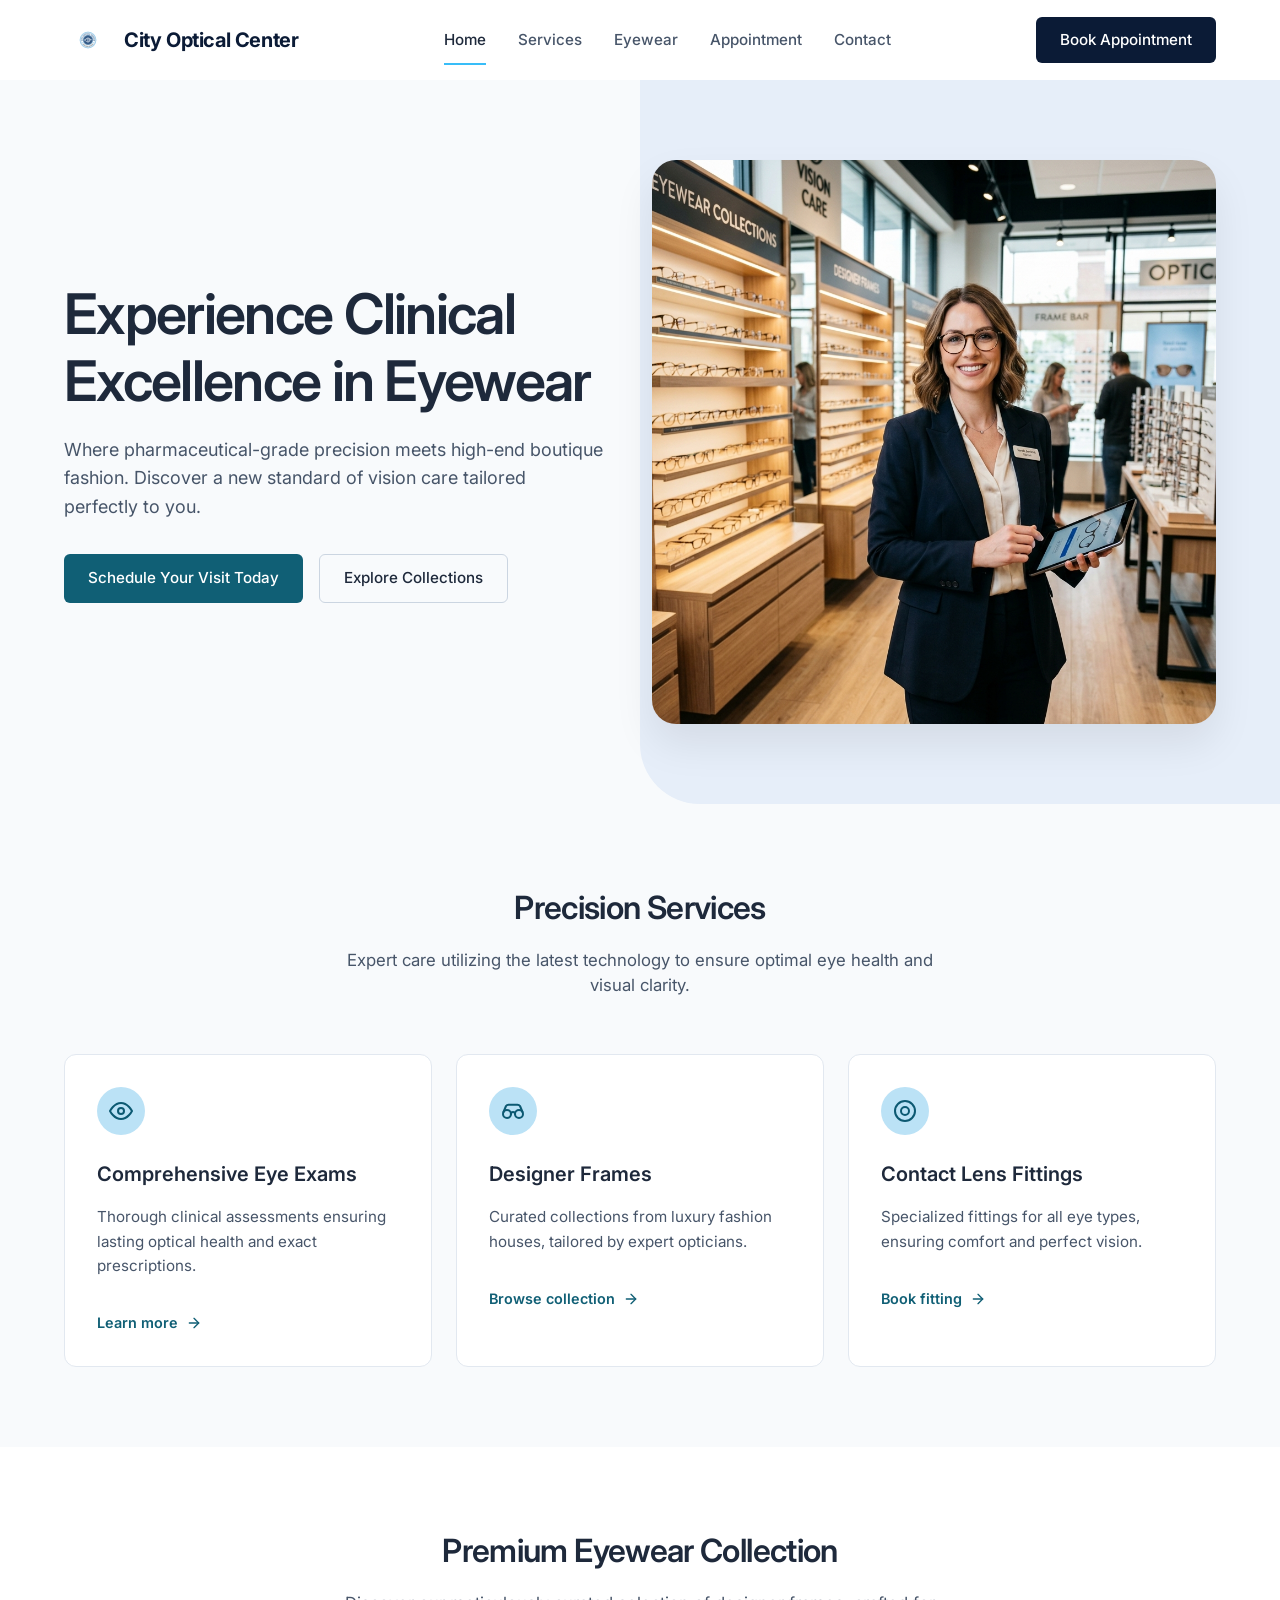
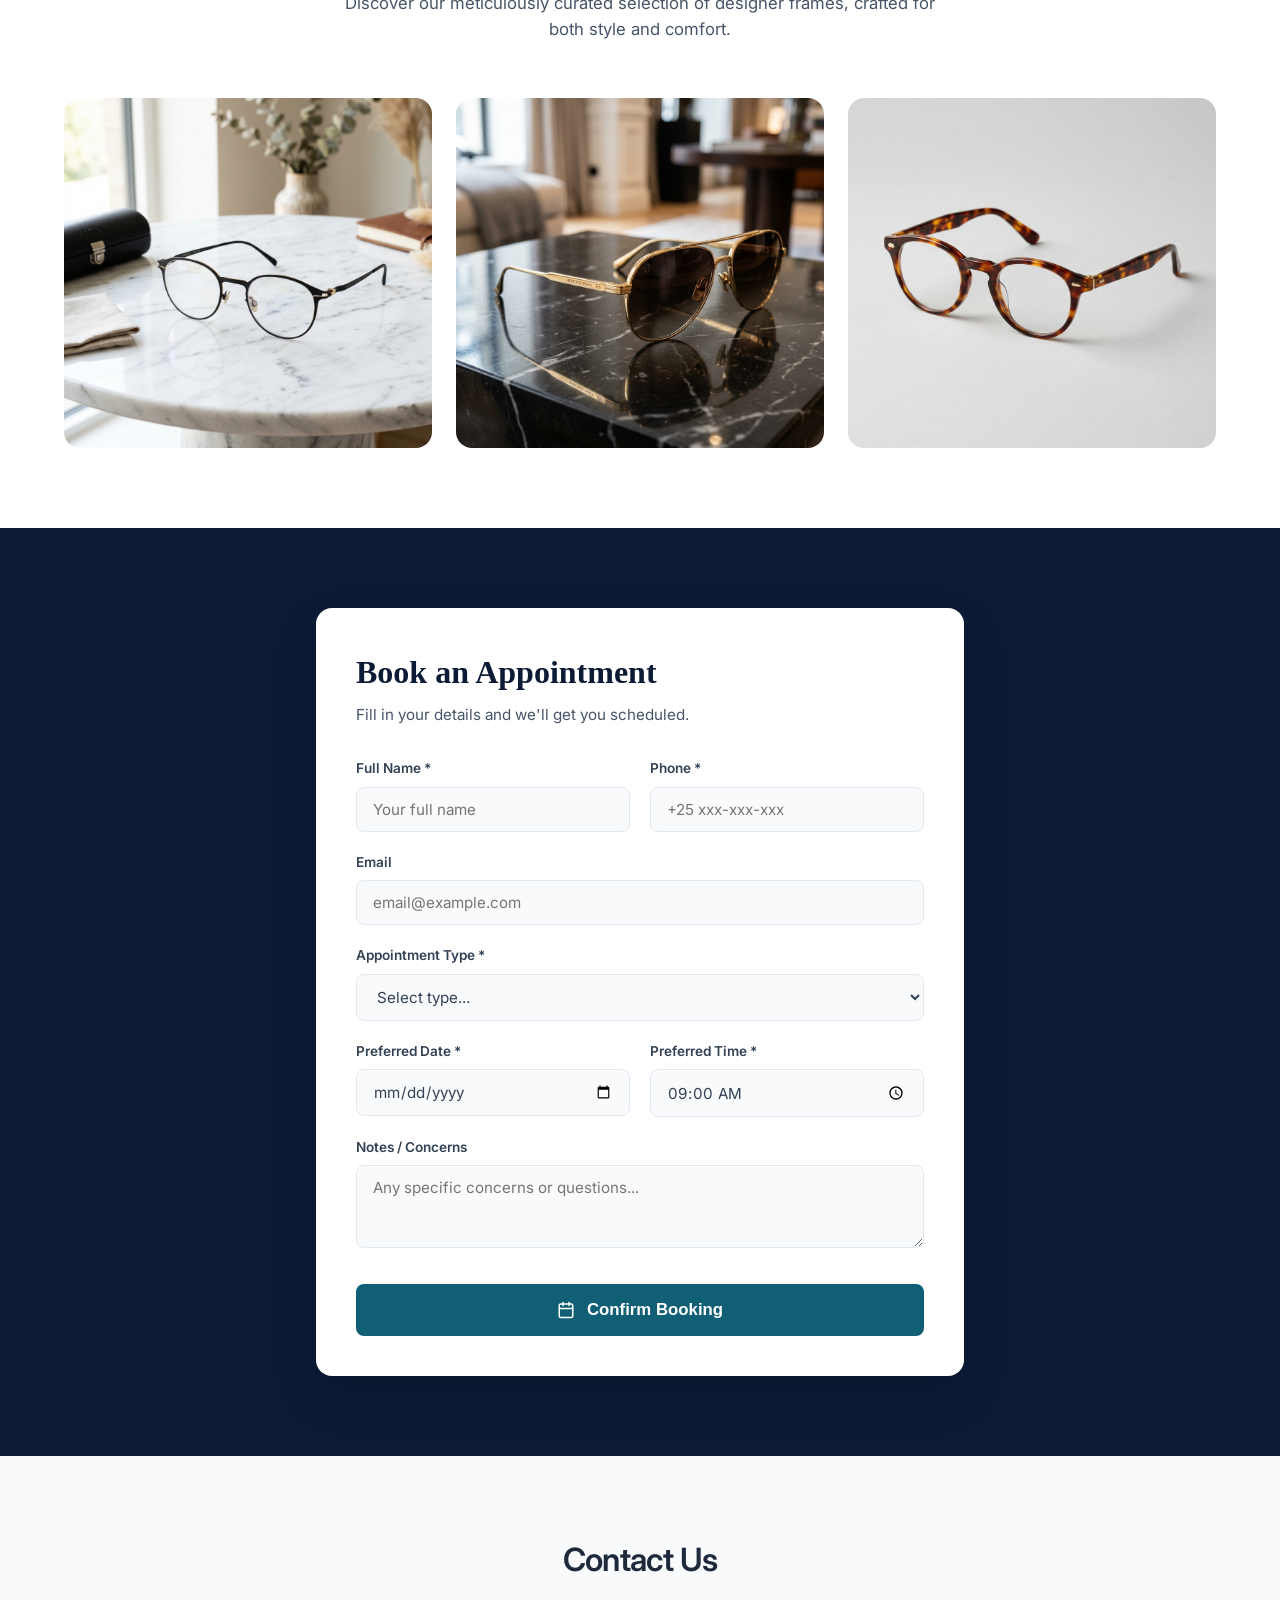
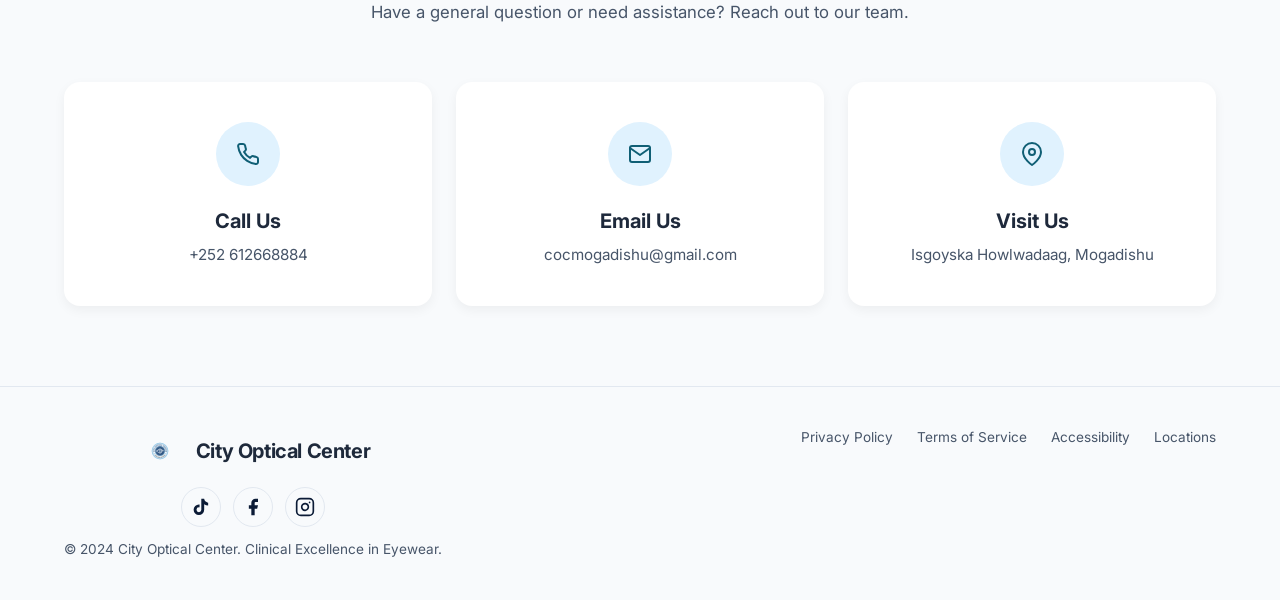
<file: index.html>
<!DOCTYPE html>
<html lang="en">

<head>
    <meta charset="UTF-8">
    <meta name="viewport" content="width=device-width, initial-scale=1.0">
    <title>City Optical Center</title>
    <meta name="description"
        content="Experience clinical excellence in eyewear. Where pharmaceutical-grade precision meets high-end boutique fashion.">
    <link rel="stylesheet" href="style.css">
    <link rel="preconnect" href="https://fonts.googleapis.com">
    <link rel="preconnect" href="https://fonts.gstatic.com" crossorigin>
    <link href="https://fonts.googleapis.com/css2?family=Inter:wght@400;500;600;700&display=swap" rel="stylesheet">
</head>

<body>
    <header class="header">
        <div class="container header-container">
            <a href="#home" class="logo">
                <img src="logo.png" alt="City Optical Center Logo" class="logo-img">
                <span class="logo-text">City Optical Center</span>
            </a>

            <nav class="nav" id="nav-menu">
                <a href="#home" class="active">Home</a>
                <a href="#services">Services</a>
                <a href="#eyewear">Eyewear</a>
                <a href="#appointment">Appointment</a>
                <a href="#contact">Contact</a>
            </nav>

            <div class="header-actions">
                <a href="#appointment" class="btn btn-primary">Book Appointment</a>
            </div>

            <button class="mobile-menu-btn" id="mobile-menu-btn" aria-label="Toggle mobile menu">
                <svg width="24" height="24" viewBox="0 0 24 24" fill="none" stroke="currentColor" stroke-width="2"
                    stroke-linecap="round" stroke-linejoin="round">
                    <line x1="3" y1="12" x2="21" y2="12"></line>
                    <line x1="3" y1="6" x2="21" y2="6"></line>
                    <line x1="3" y1="18" x2="21" y2="18"></line>
                </svg>
            </button>
        </div>
    </header>

    <main>
        <section class="hero" id="home">
            <div class="container hero-container">
                <div class="hero-content fade-in">
                    <h1>Experience Clinical Excellence in Eyewear</h1>
                    <p>Where pharmaceutical-grade precision meets high-end boutique fashion. Discover a new standard of
                        vision care tailored perfectly to you.</p>
                    <div class="hero-buttons">
                        <a href="#appointment" class="btn btn-secondary">Schedule Your Visit Today</a>
                        <a href="#eyewear" class="btn btn-outline">Explore Collections</a>
                    </div>
                </div>
                <div class="hero-image-wrapper fade-in delay-200">
                    <img src="hero.png" alt="Professional optician in a modern clinic" class="hero-image">
                </div>
            </div>
        </section>

        <section class="services" id="services">
            <div class="container">
                <div class="section-header fade-in">
                    <h2>Precision Services</h2>
                    <p>Expert care utilizing the latest technology to ensure optimal eye health and visual clarity.</p>
                </div>

                <div class="services-grid">
                    <!-- Service Card 1 -->
                    <div class="service-card fade-in delay-100">
                        <div class="icon-wrapper">
                            <svg width="24" height="24" viewBox="0 0 24 24" fill="none" stroke="currentColor"
                                stroke-width="2" stroke-linecap="round" stroke-linejoin="round">
                                <path d="M1 12s4-8 11-8 11 8 11 8-4 8-11 8-11-8-11-8z"></path>
                                <circle cx="12" cy="12" r="3"></circle>
                            </svg>
                        </div>
                        <h3>Comprehensive Eye Exams</h3>
                        <p>Thorough clinical assessments ensuring lasting optical health and exact prescriptions.</p>
                        <a href="#" class="service-link">Learn more
                            <svg width="16" height="16" viewBox="0 0 24 24" fill="none" stroke="currentColor"
                                stroke-width="2" stroke-linecap="round" stroke-linejoin="round">
                                <line x1="5" y1="12" x2="19" y2="12"></line>
                                <polyline points="12 5 19 12 12 19"></polyline>
                            </svg>
                        </a>
                    </div>

                    <!-- Service Card 2 -->
                    <div class="service-card fade-in delay-200">
                        <div class="icon-wrapper">
                            <svg width="24" height="24" viewBox="0 0 24 24" fill="none" stroke="currentColor"
                                stroke-width="2" stroke-linecap="round" stroke-linejoin="round">
                                <circle cx="6" cy="15" r="4"></circle>
                                <circle cx="18" cy="15" r="4"></circle>
                                <path d="M14 15a2 2 0 0 0-4 0"></path>
                                <path d="M2.5 13L5 7c.7-1 1.4-1.2 2.5-1.2h9c1.1 0 1.8.2 2.5 1.2l2.5 6"></path>
                            </svg>
                        </div>
                        <h3>Designer Frames</h3>
                        <p>Curated collections from luxury fashion houses, tailored by expert opticians.</p>
                        <a href="#" class="service-link">Browse collection
                            <svg width="16" height="16" viewBox="0 0 24 24" fill="none" stroke="currentColor"
                                stroke-width="2" stroke-linecap="round" stroke-linejoin="round">
                                <line x1="5" y1="12" x2="19" y2="12"></line>
                                <polyline points="12 5 19 12 12 19"></polyline>
                            </svg>
                        </a>
                    </div>

                    <!-- Service Card 3 -->
                    <div class="service-card fade-in delay-300">
                        <div class="icon-wrapper">
                            <svg width="24" height="24" viewBox="0 0 24 24" fill="none" stroke="currentColor"
                                stroke-width="2" stroke-linecap="round" stroke-linejoin="round">
                                <circle cx="12" cy="12" r="10"></circle>
                                <circle cx="12" cy="12" r="4"></circle>
                            </svg>
                        </div>
                        <h3>Contact Lens Fittings</h3>
                        <p>Specialized fittings for all eye types, ensuring comfort and perfect vision.</p>
                        <a href="#" class="service-link">Book fitting
                            <svg width="16" height="16" viewBox="0 0 24 24" fill="none" stroke="currentColor"
                                stroke-width="2" stroke-linecap="round" stroke-linejoin="round">
                                <line x1="5" y1="12" x2="19" y2="12"></line>
                                <polyline points="12 5 19 12 12 19"></polyline>
                            </svg>
                        </a>
                    </div>
                </div>
            </div>
        </section>
        <section id="eyewear" class="eyewear">
            <div class="container">
                <div class="section-header fade-in">
                    <h2>Premium Eyewear Collection</h2>
                    <p>Discover our meticulously curated selection of designer frames, crafted for both style and
                        comfort.</p>
                </div>
                <div class="gallery-grid">
                    <div class="gallery-item fade-in delay-100">
                        <img src="eyewear1.png" alt="Modern Minimalist Eyewear" class="gallery-img">
                        <div class="gallery-overlay">
                            <h3>Modern Minimalist</h3>
                            <a href="#appointment" class="btn btn-outline"
                                style="color: white; border-color: white;">View Details</a>
                        </div>
                    </div>
                    <div class="gallery-item fade-in delay-200">
                        <img src="eyewear2.png" alt="Luxury Designer Sunglasses" class="gallery-img">
                        <div class="gallery-overlay">
                            <h3>Luxury Sunglasses</h3>
                            <a href="#appointment" class="btn btn-outline"
                                style="color: white; border-color: white;">View Details</a>
                        </div>
                    </div>
                    <div class="gallery-item fade-in delay-300">
                        <img src="eyewear3.png" alt="Classic Tortoiseshell Glasses" class="gallery-img">
                        <div class="gallery-overlay">
                            <h3>Classic Tortoiseshell</h3>
                            <a href="#appointment" class="btn btn-outline"
                                style="color: white; border-color: white;">View Details</a>
                        </div>
                    </div>
                </div>
            </div>
        </section>

        <section id="appointment" class="appointment">
            <div class="container">
                <div class="booking-wrapper fade-in delay-100">
                    <div class="booking-header">
                        <h2>Book an Appointment</h2>
                        <p>Fill in your details and we'll get you scheduled.</p>
                    </div>
                    <form class="booking-form" action="https://formspree.io/f/xaqagkzw" method="POST">
                        <div class="form-row">
                            <div class="form-group half-width">
                                <label for="name">Full Name *</label>
                                <input type="text" id="name" name="Name" placeholder="Your full name" required>
                            </div>
                            <div class="form-group half-width">
                                <label for="phone">Phone *</label>
                                <input type="tel" id="phone" name="Phone" placeholder="+25 xxx-xxx-xxx" required>
                            </div>
                        </div>
                        <div class="form-group">
                            <label for="email">Email</label>
                            <input type="email" id="email" name="Email" placeholder="email@example.com">
                        </div>
                        <div class="form-group">
                            <label for="type">Appointment Type *</label>
                            <select id="type" name="Appointment_Type" required>
                                <option value="" disabled selected>Select type...</option>
                                <option value="exam">Comprehensive Eye Exam</option>
                                <option value="fitting">Contact Lens Fitting</option>
                                <option value="consultation">Frame Consultation</option>
                            </select>
                        </div>
                        <div class="form-row">
                            <div class="form-group half-width">
                                <label for="date">Preferred Date *</label>
                                <input type="date" id="date" name="Date" required>
                            </div>
                            <div class="form-group half-width">
                                <label for="time">Preferred Time *</label>
                                <input type="time" id="time" name="Time" value="09:00" required>
                            </div>
                        </div>
                        <div class="form-group">
                            <label for="notes">Notes / Concerns</label>
                            <textarea id="notes" name="Notes" rows="3"
                                placeholder="Any specific concerns or questions..."></textarea>
                        </div>
                        <button type="submit" class="btn-confirm">
                            <svg width="18" height="18" viewBox="0 0 24 24" fill="none" stroke="currentColor"
                                stroke-width="2" stroke-linecap="round" stroke-linejoin="round">
                                <rect x="3" y="4" width="18" height="18" rx="2" ry="2"></rect>
                                <line x1="16" y1="2" x2="16" y2="6"></line>
                                <line x1="8" y1="2" x2="8" y2="6"></line>
                                <line x1="3" y1="10" x2="21" y2="10"></line>
                            </svg>
                            Confirm Booking
                        </button>
                    </form>
                </div>
            </div>
        </section>

        <section id="contact" class="contact-info-section">
            <div class="container">
                <div class="section-header fade-in">
                    <h2>Contact Us</h2>
                    <p>Have a general question or need assistance? Reach out to our team.</p>
                </div>
                <div class="contact-grid">
                    <div class="info-card fade-in delay-100">
                        <div class="icon-wrapper">
                            <svg width="24" height="24" viewBox="0 0 24 24" fill="none" stroke="currentColor"
                                stroke-width="2" stroke-linecap="round" stroke-linejoin="round">
                                <path
                                    d="M22 16.92v3a2 2 0 0 1-2.18 2 19.79 19.79 0 0 1-8.63-3.07 19.5 19.5 0 0 1-6-6 19.79 19.79 0 0 1-3.07-8.67A2 2 0 0 1 4.11 2h3a2 2 0 0 1 2 1.72 12.84 12.84 0 0 0 .7 2.81 2 2 0 0 1-.45 2.11L8.09 9.91a16 16 0 0 0 6 6l1.27-1.27a2 2 0 0 1 2.11-.45 12.84 12.84 0 0 0 2.81.7A2 2 0 0 1 22 16.92z">
                                </path>
                            </svg>
                        </div>
                        <h3>Call Us</h3>
                        <p>+252 612668884 </p>
                    </div>
                    <div class="info-card fade-in delay-200">
                        <div class="icon-wrapper">
                            <svg width="24" height="24" viewBox="0 0 24 24" fill="none" stroke="currentColor"
                                stroke-width="2" stroke-linecap="round" stroke-linejoin="round">
                                <path d="M4 4h16c1.1 0 2 .9 2 2v12c0 1.1-.9 2-2 2H4c-1.1 0-2-.9-2-2V6c0-1.1.9-2 2-2z">
                                </path>
                                <polyline points="22,6 12,13 2,6"></polyline>
                            </svg>
                        </div>
                        <h3>Email Us</h3>
                        <p>cocmogadishu@gmail.com </p>
                    </div>
                    <div class="info-card fade-in delay-300">
                        <div class="icon-wrapper">
                            <svg width="24" height="24" viewBox="0 0 24 24" fill="none" stroke="currentColor"
                                stroke-width="2" stroke-linecap="round" stroke-linejoin="round">
                                <path d="M21 10c0 7-9 13-9 13s-9-6-9-13a9 9 0 0 1 18 0z"></path>
                                <circle cx="12" cy="10" r="3"></circle>
                            </svg>
                        </div>
                        <h3>Visit Us</h3>
                        <p>Isgoyska Howlwadaag, Mogadishu</p>
                    </div>
                </div>
            </div>
        </section>
    </main>

    <footer class="footer">
        <div class="container footer-container">
            <div class="footer-left">
                <div class="footer-logo">
                    <img src="logo.png" alt="City Optical Center Logo" class="logo-img">
                    <span class="logo-text">City Optical Center</span>
                </div>
                <div class="social-links">
                    <!-- TikTok -->
                    <a href="https://www.tiktok.com/@cityopticalcenter" target="_blank" rel="noopener noreferrer"
                        class="social-icon" aria-label="TikTok">
                        <svg width="20" height="20" viewBox="0 0 24 24" fill="currentColor">
                            <path
                                d="M19.59 6.69a4.83 4.83 0 0 1-3.77-4.25V2h-3.45v13.67a2.89 2.89 0 0 1-2.88 2.5 2.89 2.89 0 0 1-2.89-2.89 2.89 2.89 0 0 1 2.89-2.89c.28 0 .54.04.79.1V9.01a6.29 6.29 0 0 0-.79-.05 6.34 6.34 0 0 0-6.34 6.34 6.34 6.34 0 0 0 6.34 6.34 6.34 6.34 0 0 0 6.33-6.34V8.75a8.15 8.15 0 0 0 4.77 1.52V6.82a4.85 4.85 0 0 1-1-.13z" />
                        </svg>
                    </a>
                    <!-- Facebook -->
                    <a href="https://www.facebook.com/share/1DcA6SvETq/" target="_blank" rel="noopener noreferrer"
                        class="social-icon" aria-label="Facebook">
                        <svg width="20" height="20" viewBox="0 0 24 24" fill="currentColor">
                            <path d="M18 2h-3a5 5 0 0 0-5 5v3H7v4h3v8h4v-8h3l1-4h-4V7a1 1 0 0 1 1-1h3z" />
                        </svg>
                    </a>
                    <!-- Instagram -->
                    <a href="https://www.instagram.com/city_opticalcenter" target="_blank" rel="noopener noreferrer"
                        class="social-icon" aria-label="Instagram">
                        <svg width="20" height="20" viewBox="0 0 24 24" fill="none" stroke="currentColor"
                            stroke-width="2" stroke-linecap="round" stroke-linejoin="round">
                            <rect x="2" y="2" width="20" height="20" rx="5" ry="5" />
                            <path d="M16 11.37A4 4 0 1 1 12.63 8 4 4 0 0 1 16 11.37z" />
                            <line x1="17.5" y1="6.5" x2="17.51" y2="6.5" />
                        </svg>
                    </a>
                </div>
                <p class="copyright">&copy; 2024 City Optical Center. Clinical Excellence in Eyewear.</p>
            </div>
            <div class="footer-right">
                <a href="privacy.html">Privacy Policy</a>
                <a href="terms.html">Terms of Service</a>
                <a href="accessibility.html">Accessibility</a>
                <a href="locations.html">Locations</a>
            </div>
        </div>
    </footer>

    <script>
        const mobileMenuBtn = document.getElementById('mobile-menu-btn');
        const navMenu = document.getElementById('nav-menu');

        mobileMenuBtn.addEventListener('click', () => {
            navMenu.classList.toggle('active');
        });

        // Close mobile menu when a link is clicked
        const navLinks = document.querySelectorAll('.nav a');
        navLinks.forEach(link => {
            link.addEventListener('click', () => {
                navMenu.classList.remove('active');
            });
        });

        // Scroll Animations
        const observerOptions = {
            root: null,
            rootMargin: '0px',
            threshold: 0.1
        };

        const observer = new IntersectionObserver((entries, observer) => {
            entries.forEach(entry => {
                if (entry.isIntersecting) {
                    entry.target.classList.add('visible');
                    observer.unobserve(entry.target); // Stop observing once visible
                }
            });
        }, observerOptions);

        document.querySelectorAll('.fade-in').forEach(element => {
            observer.observe(element);
        });
    </script>
</body>

</html>
</file>
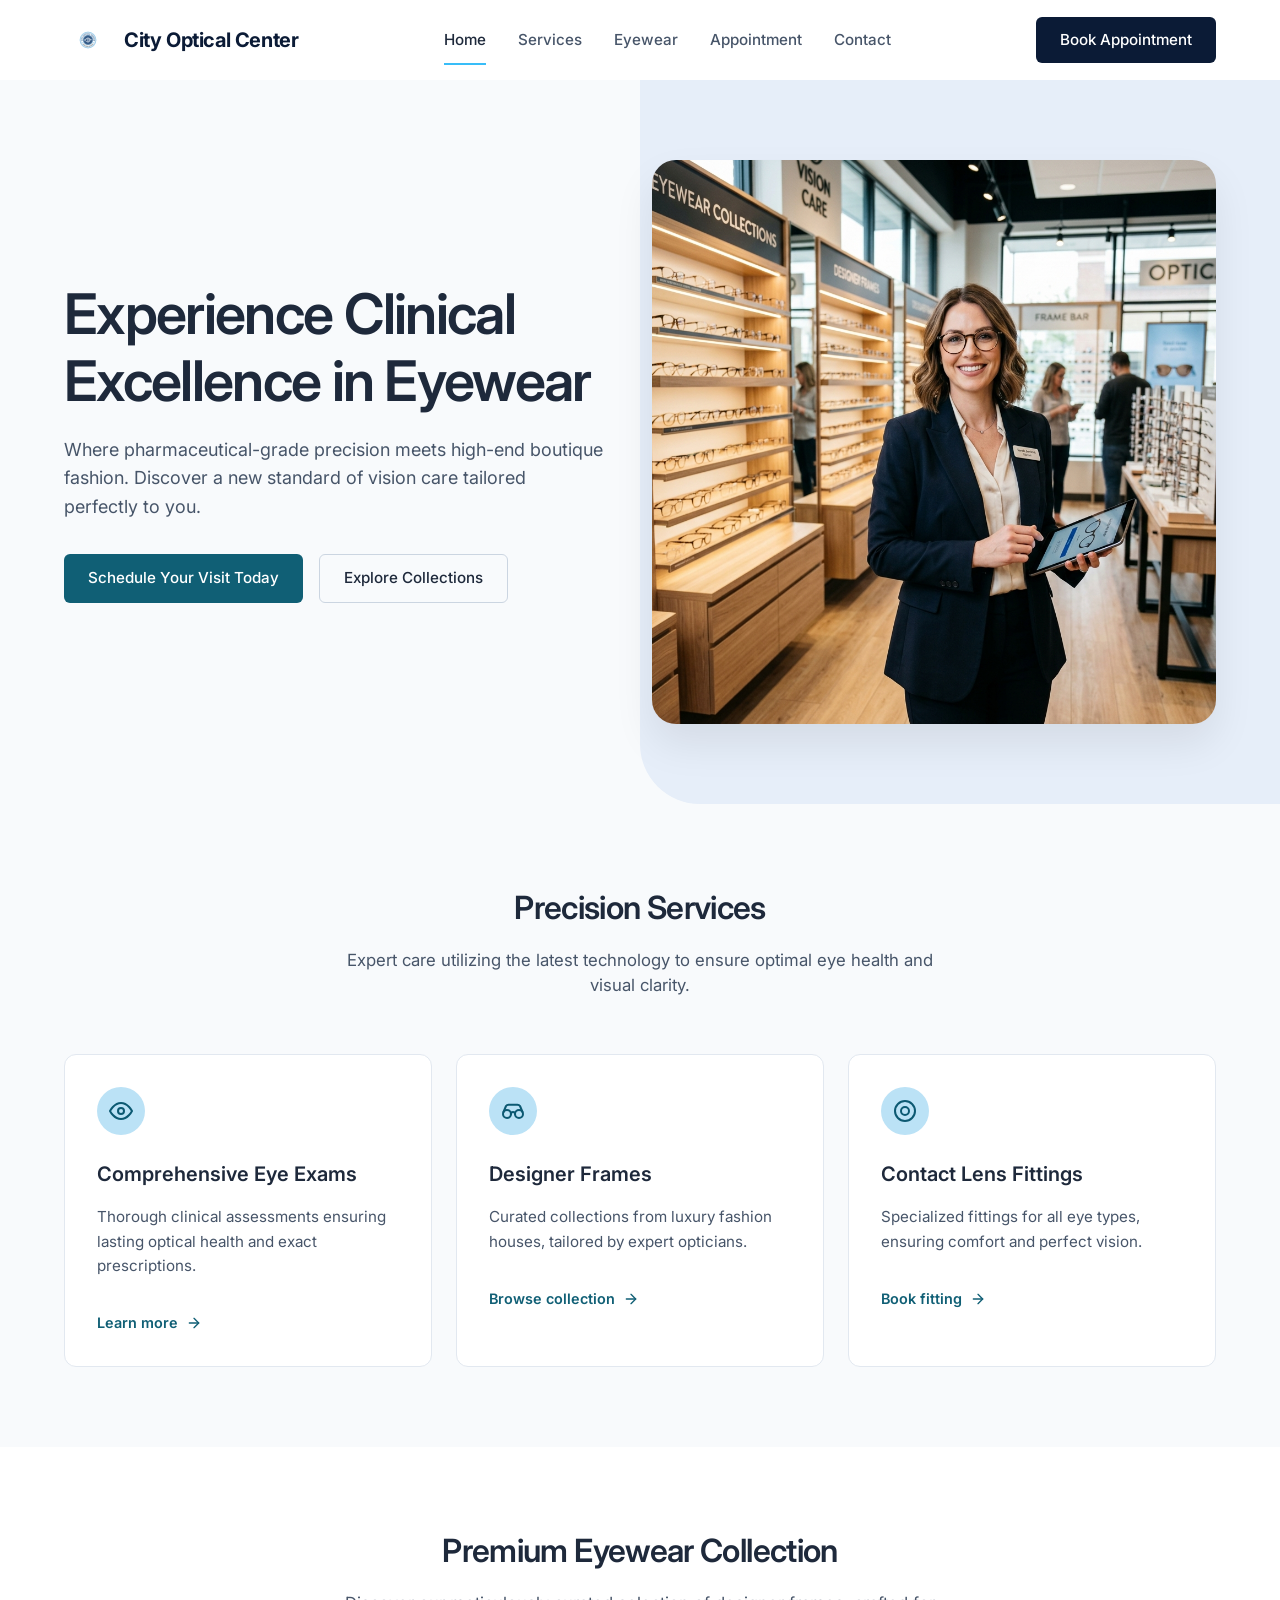
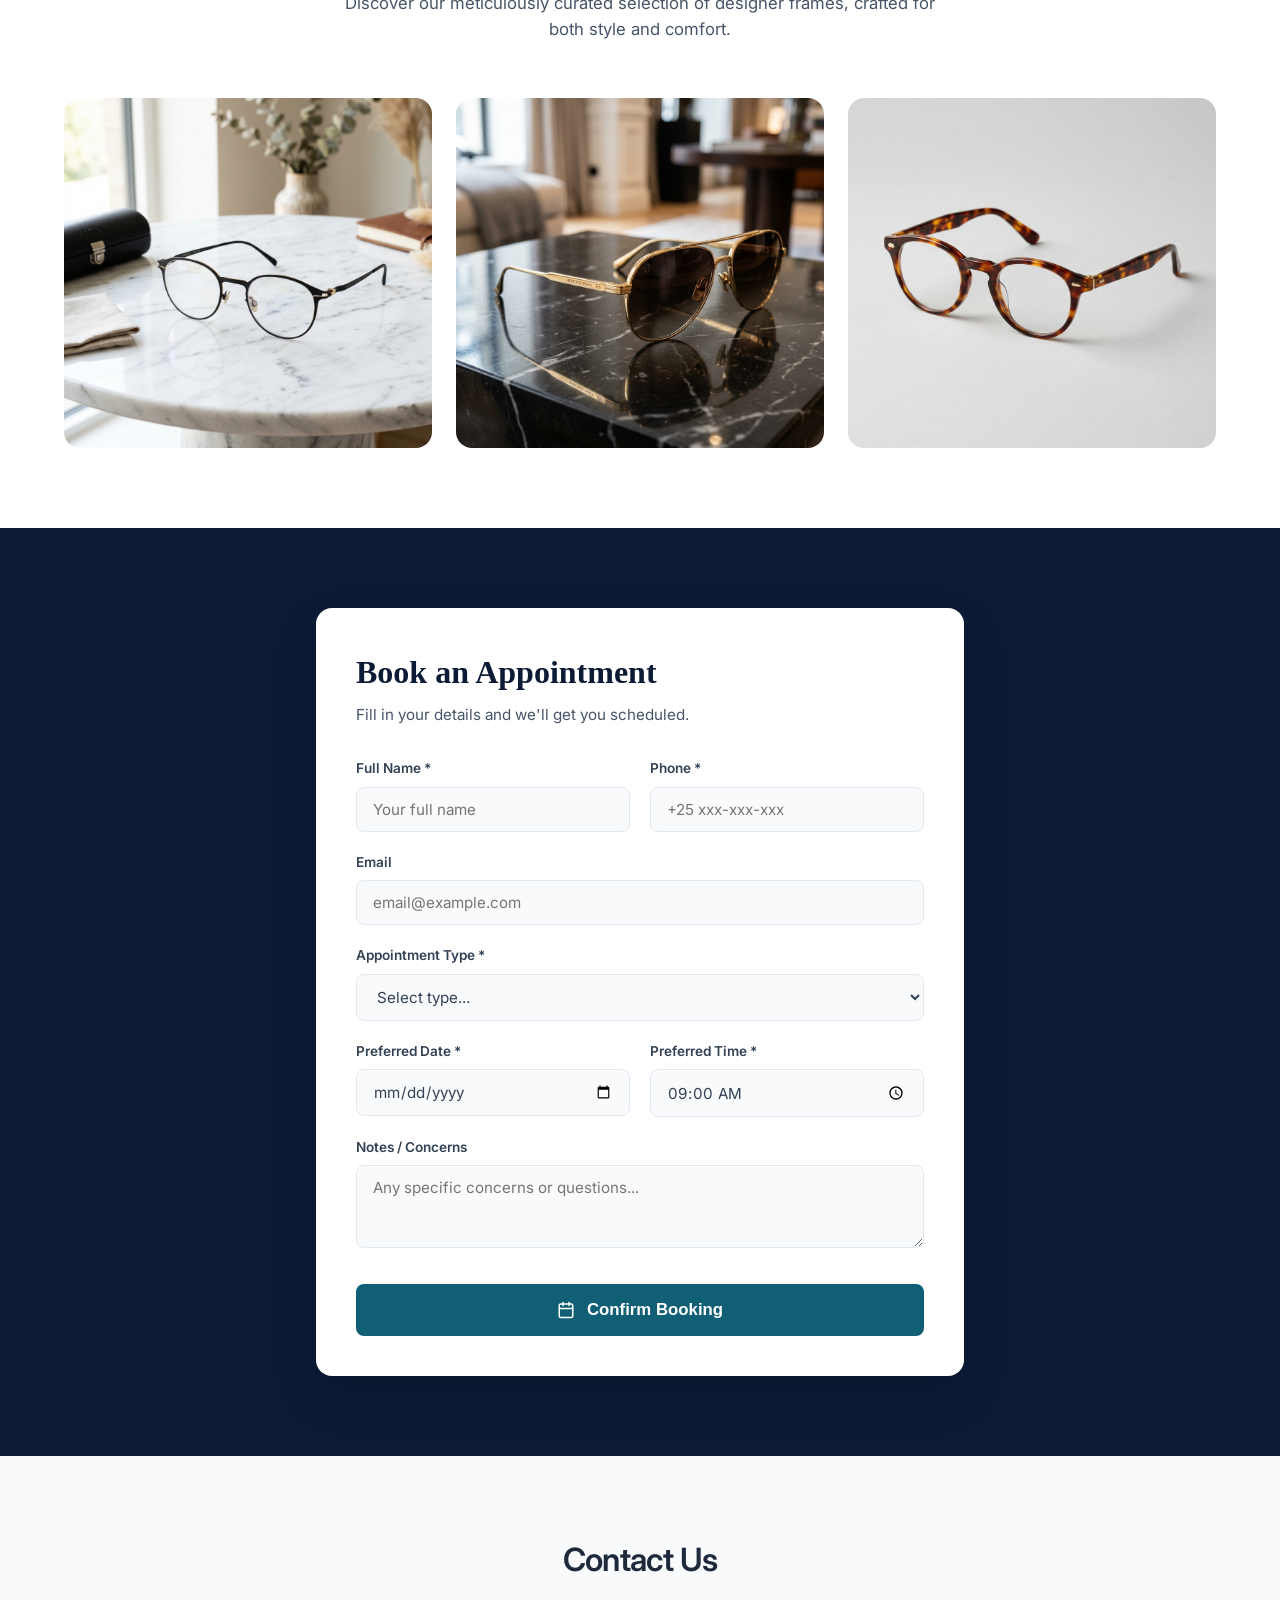
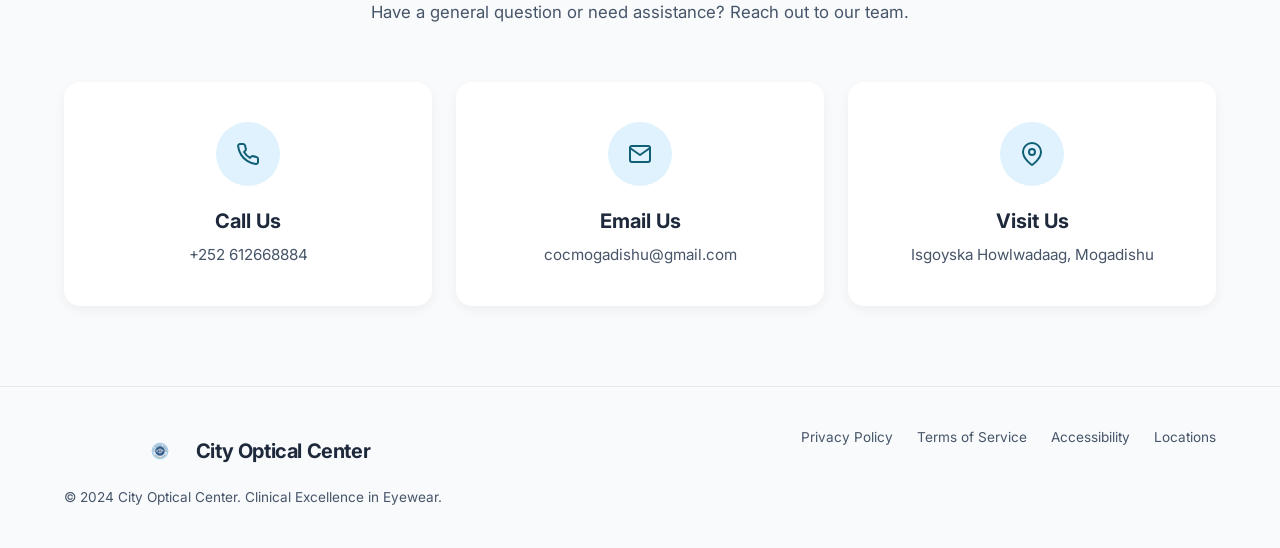
<file: city-optical/index.html>
<!DOCTYPE html>
<html lang="en">

<head>
    <meta charset="UTF-8">
    <meta name="viewport" content="width=device-width, initial-scale=1.0">
    <title>City Optical Center</title>
    <meta name="description"
        content="Experience clinical excellence in eyewear. Where pharmaceutical-grade precision meets high-end boutique fashion.">
    <link rel="stylesheet" href="style.css">
    <link rel="preconnect" href="https://fonts.googleapis.com">
    <link rel="preconnect" href="https://fonts.gstatic.com" crossorigin>
    <link href="https://fonts.googleapis.com/css2?family=Inter:wght@400;500;600;700&display=swap" rel="stylesheet">
</head>

<body>
    <header class="header">
        <div class="container header-container">
            <a href="#home" class="logo">
                <img src="logo.png" alt="City Optical Center Logo" class="logo-img">
                <span class="logo-text">City Optical Center</span>
            </a>

            <nav class="nav" id="nav-menu">
                <a href="#home" class="active">Home</a>
                <a href="#services">Services</a>
                <a href="#eyewear">Eyewear</a>
                <a href="#appointment">Appointment</a>
                <a href="#contact">Contact</a>
            </nav>

            <div class="header-actions">
                <a href="#appointment" class="btn btn-primary">Book Appointment</a>
            </div>

            <button class="mobile-menu-btn" id="mobile-menu-btn" aria-label="Toggle mobile menu">
                <svg width="24" height="24" viewBox="0 0 24 24" fill="none" stroke="currentColor" stroke-width="2"
                    stroke-linecap="round" stroke-linejoin="round">
                    <line x1="3" y1="12" x2="21" y2="12"></line>
                    <line x1="3" y1="6" x2="21" y2="6"></line>
                    <line x1="3" y1="18" x2="21" y2="18"></line>
                </svg>
            </button>
        </div>
    </header>

    <main>
        <section class="hero" id="home">
            <div class="container hero-container">
                <div class="hero-content fade-in">
                    <h1>Experience Clinical Excellence in Eyewear</h1>
                    <p>Where pharmaceutical-grade precision meets high-end boutique fashion. Discover a new standard of
                        vision care tailored perfectly to you.</p>
                    <div class="hero-buttons">
                        <a href="#appointment" class="btn btn-secondary">Schedule Your Visit Today</a>
                        <a href="#eyewear" class="btn btn-outline">Explore Collections</a>
                    </div>
                </div>
                <div class="hero-image-wrapper fade-in delay-200">
                    <img src="hero.png" alt="Professional optician in a modern clinic" class="hero-image">
                </div>
            </div>
        </section>

        <section class="services" id="services">
            <div class="container">
                <div class="section-header fade-in">
                    <h2>Precision Services</h2>
                    <p>Expert care utilizing the latest technology to ensure optimal eye health and visual clarity.</p>
                </div>

                <div class="services-grid">
                    <!-- Service Card 1 -->
                    <div class="service-card fade-in delay-100">
                        <div class="icon-wrapper">
                            <svg width="24" height="24" viewBox="0 0 24 24" fill="none" stroke="currentColor"
                                stroke-width="2" stroke-linecap="round" stroke-linejoin="round">
                                <path d="M1 12s4-8 11-8 11 8 11 8-4 8-11 8-11-8-11-8z"></path>
                                <circle cx="12" cy="12" r="3"></circle>
                            </svg>
                        </div>
                        <h3>Comprehensive Eye Exams</h3>
                        <p>Thorough clinical assessments ensuring lasting optical health and exact prescriptions.</p>
                        <a href="#" class="service-link">Learn more
                            <svg width="16" height="16" viewBox="0 0 24 24" fill="none" stroke="currentColor"
                                stroke-width="2" stroke-linecap="round" stroke-linejoin="round">
                                <line x1="5" y1="12" x2="19" y2="12"></line>
                                <polyline points="12 5 19 12 12 19"></polyline>
                            </svg>
                        </a>
                    </div>

                    <!-- Service Card 2 -->
                    <div class="service-card fade-in delay-200">
                        <div class="icon-wrapper">
                            <svg width="24" height="24" viewBox="0 0 24 24" fill="none" stroke="currentColor"
                                stroke-width="2" stroke-linecap="round" stroke-linejoin="round">
                                <circle cx="6" cy="15" r="4"></circle>
                                <circle cx="18" cy="15" r="4"></circle>
                                <path d="M14 15a2 2 0 0 0-4 0"></path>
                                <path d="M2.5 13L5 7c.7-1 1.4-1.2 2.5-1.2h9c1.1 0 1.8.2 2.5 1.2l2.5 6"></path>
                            </svg>
                        </div>
                        <h3>Designer Frames</h3>
                        <p>Curated collections from luxury fashion houses, tailored by expert opticians.</p>
                        <a href="#" class="service-link">Browse collection
                            <svg width="16" height="16" viewBox="0 0 24 24" fill="none" stroke="currentColor"
                                stroke-width="2" stroke-linecap="round" stroke-linejoin="round">
                                <line x1="5" y1="12" x2="19" y2="12"></line>
                                <polyline points="12 5 19 12 12 19"></polyline>
                            </svg>
                        </a>
                    </div>

                    <!-- Service Card 3 -->
                    <div class="service-card fade-in delay-300">
                        <div class="icon-wrapper">
                            <svg width="24" height="24" viewBox="0 0 24 24" fill="none" stroke="currentColor"
                                stroke-width="2" stroke-linecap="round" stroke-linejoin="round">
                                <circle cx="12" cy="12" r="10"></circle>
                                <circle cx="12" cy="12" r="4"></circle>
                            </svg>
                        </div>
                        <h3>Contact Lens Fittings</h3>
                        <p>Specialized fittings for all eye types, ensuring comfort and perfect vision.</p>
                        <a href="#" class="service-link">Book fitting
                            <svg width="16" height="16" viewBox="0 0 24 24" fill="none" stroke="currentColor"
                                stroke-width="2" stroke-linecap="round" stroke-linejoin="round">
                                <line x1="5" y1="12" x2="19" y2="12"></line>
                                <polyline points="12 5 19 12 12 19"></polyline>
                            </svg>
                        </a>
                    </div>
                </div>
            </div>
        </section>
        <section id="eyewear" class="eyewear">
            <div class="container">
                <div class="section-header fade-in">
                    <h2>Premium Eyewear Collection</h2>
                    <p>Discover our meticulously curated selection of designer frames, crafted for both style and
                        comfort.</p>
                </div>
                <div class="gallery-grid">
                    <div class="gallery-item fade-in delay-100">
                        <img src="eyewear1.png" alt="Modern Minimalist Eyewear" class="gallery-img">
                        <div class="gallery-overlay">
                            <h3>Modern Minimalist</h3>
                            <a href="#appointment" class="btn btn-outline"
                                style="color: white; border-color: white;">View Details</a>
                        </div>
                    </div>
                    <div class="gallery-item fade-in delay-200">
                        <img src="eyewear2.png" alt="Luxury Designer Sunglasses" class="gallery-img">
                        <div class="gallery-overlay">
                            <h3>Luxury Sunglasses</h3>
                            <a href="#appointment" class="btn btn-outline"
                                style="color: white; border-color: white;">View Details</a>
                        </div>
                    </div>
                    <div class="gallery-item fade-in delay-300">
                        <img src="eyewear3.png" alt="Classic Tortoiseshell Glasses" class="gallery-img">
                        <div class="gallery-overlay">
                            <h3>Classic Tortoiseshell</h3>
                            <a href="#appointment" class="btn btn-outline"
                                style="color: white; border-color: white;">View Details</a>
                        </div>
                    </div>
                </div>
            </div>
        </section>

        <section id="appointment" class="appointment">
            <div class="container">
                <div class="booking-wrapper fade-in delay-100">
                    <div class="booking-header">
                        <h2>Book an Appointment</h2>
                        <p>Fill in your details and we'll get you scheduled.</p>
                    </div>
                    <form class="booking-form" action="https://formspree.io/f/xaqagkzw" method="POST">
                        <div class="form-row">
                            <div class="form-group half-width">
                                <label for="name">Full Name *</label>
                                <input type="text" id="name" name="Name" placeholder="Your full name" required>
                            </div>
                            <div class="form-group half-width">
                                <label for="phone">Phone *</label>
                                <input type="tel" id="phone" name="Phone" placeholder="+25 xxx-xxx-xxx" required>
                            </div>
                        </div>
                        <div class="form-group">
                            <label for="email">Email</label>
                            <input type="email" id="email" name="Email" placeholder="email@example.com">
                        </div>
                        <div class="form-group">
                            <label for="type">Appointment Type *</label>
                            <select id="type" name="Appointment_Type" required>
                                <option value="" disabled selected>Select type...</option>
                                <option value="exam">Comprehensive Eye Exam</option>
                                <option value="fitting">Contact Lens Fitting</option>
                                <option value="consultation">Frame Consultation</option>
                            </select>
                        </div>
                        <div class="form-row">
                            <div class="form-group half-width">
                                <label for="date">Preferred Date *</label>
                                <input type="date" id="date" name="Date" required>
                            </div>
                            <div class="form-group half-width">
                                <label for="time">Preferred Time *</label>
                                <input type="time" id="time" name="Time" value="09:00" required>
                            </div>
                        </div>
                        <div class="form-group">
                            <label for="notes">Notes / Concerns</label>
                            <textarea id="notes" name="Notes" rows="3"
                                placeholder="Any specific concerns or questions..."></textarea>
                        </div>
                        <button type="submit" class="btn-confirm">
                            <svg width="18" height="18" viewBox="0 0 24 24" fill="none" stroke="currentColor"
                                stroke-width="2" stroke-linecap="round" stroke-linejoin="round">
                                <rect x="3" y="4" width="18" height="18" rx="2" ry="2"></rect>
                                <line x1="16" y1="2" x2="16" y2="6"></line>
                                <line x1="8" y1="2" x2="8" y2="6"></line>
                                <line x1="3" y1="10" x2="21" y2="10"></line>
                            </svg>
                            Confirm Booking
                        </button>
                    </form>
                </div>
            </div>
        </section>

        <section id="contact" class="contact-info-section">
            <div class="container">
                <div class="section-header fade-in">
                    <h2>Contact Us</h2>
                    <p>Have a general question or need assistance? Reach out to our team.</p>
                </div>
                <div class="contact-grid">
                    <div class="info-card fade-in delay-100">
                        <div class="icon-wrapper">
                            <svg width="24" height="24" viewBox="0 0 24 24" fill="none" stroke="currentColor"
                                stroke-width="2" stroke-linecap="round" stroke-linejoin="round">
                                <path
                                    d="M22 16.92v3a2 2 0 0 1-2.18 2 19.79 19.79 0 0 1-8.63-3.07 19.5 19.5 0 0 1-6-6 19.79 19.79 0 0 1-3.07-8.67A2 2 0 0 1 4.11 2h3a2 2 0 0 1 2 1.72 12.84 12.84 0 0 0 .7 2.81 2 2 0 0 1-.45 2.11L8.09 9.91a16 16 0 0 0 6 6l1.27-1.27a2 2 0 0 1 2.11-.45 12.84 12.84 0 0 0 2.81.7A2 2 0 0 1 22 16.92z">
                                </path>
                            </svg>
                        </div>
                        <h3>Call Us</h3>
                        <p>+252 612668884 </p>
                    </div>
                    <div class="info-card fade-in delay-200">
                        <div class="icon-wrapper">
                            <svg width="24" height="24" viewBox="0 0 24 24" fill="none" stroke="currentColor"
                                stroke-width="2" stroke-linecap="round" stroke-linejoin="round">
                                <path d="M4 4h16c1.1 0 2 .9 2 2v12c0 1.1-.9 2-2 2H4c-1.1 0-2-.9-2-2V6c0-1.1.9-2 2-2z">
                                </path>
                                <polyline points="22,6 12,13 2,6"></polyline>
                            </svg>
                        </div>
                        <h3>Email Us</h3>
                        <p>cocmogadishu@gmail.com </p>
                    </div>
                    <div class="info-card fade-in delay-300">
                        <div class="icon-wrapper">
                            <svg width="24" height="24" viewBox="0 0 24 24" fill="none" stroke="currentColor"
                                stroke-width="2" stroke-linecap="round" stroke-linejoin="round">
                                <path d="M21 10c0 7-9 13-9 13s-9-6-9-13a9 9 0 0 1 18 0z"></path>
                                <circle cx="12" cy="10" r="3"></circle>
                            </svg>
                        </div>
                        <h3>Visit Us</h3>
                        <p>Isgoyska Howlwadaag, Mogadishu</p>
                    </div>
                </div>
            </div>
        </section>
    </main>

    <footer class="footer">
        <div class="container footer-container">
            <div class="footer-left">
                <div class="footer-logo">
                    <img src="logo.png" alt="City Optical Center Logo" class="logo-img">
                    <span class="logo-text">City Optical Center</span>
                </div>
                <p class="copyright">&copy; 2024 City Optical Center. Clinical Excellence in Eyewear.</p>
            </div>
            <div class="footer-right">
                <a href="privacy.html">Privacy Policy</a>
                <a href="terms.html">Terms of Service</a>
                <a href="accessibility.html">Accessibility</a>
                <a href="locations.html">Locations</a>
            </div>
        </div>
    </footer>

    <script>
        const mobileMenuBtn = document.getElementById('mobile-menu-btn');
        const navMenu = document.getElementById('nav-menu');

        mobileMenuBtn.addEventListener('click', () => {
            navMenu.classList.toggle('active');
        });

        // Close mobile menu when a link is clicked
        const navLinks = document.querySelectorAll('.nav a');
        navLinks.forEach(link => {
            link.addEventListener('click', () => {
                navMenu.classList.remove('active');
            });
        });

        // Scroll Animations
        const observerOptions = {
            root: null,
            rootMargin: '0px',
            threshold: 0.1
        };

        const observer = new IntersectionObserver((entries, observer) => {
            entries.forEach(entry => {
                if (entry.isIntersecting) {
                    entry.target.classList.add('visible');
                    observer.unobserve(entry.target); // Stop observing once visible
                }
            });
        }, observerOptions);

        document.querySelectorAll('.fade-in').forEach(element => {
            observer.observe(element);
        });
    </script>
</body>

</html>
</file>
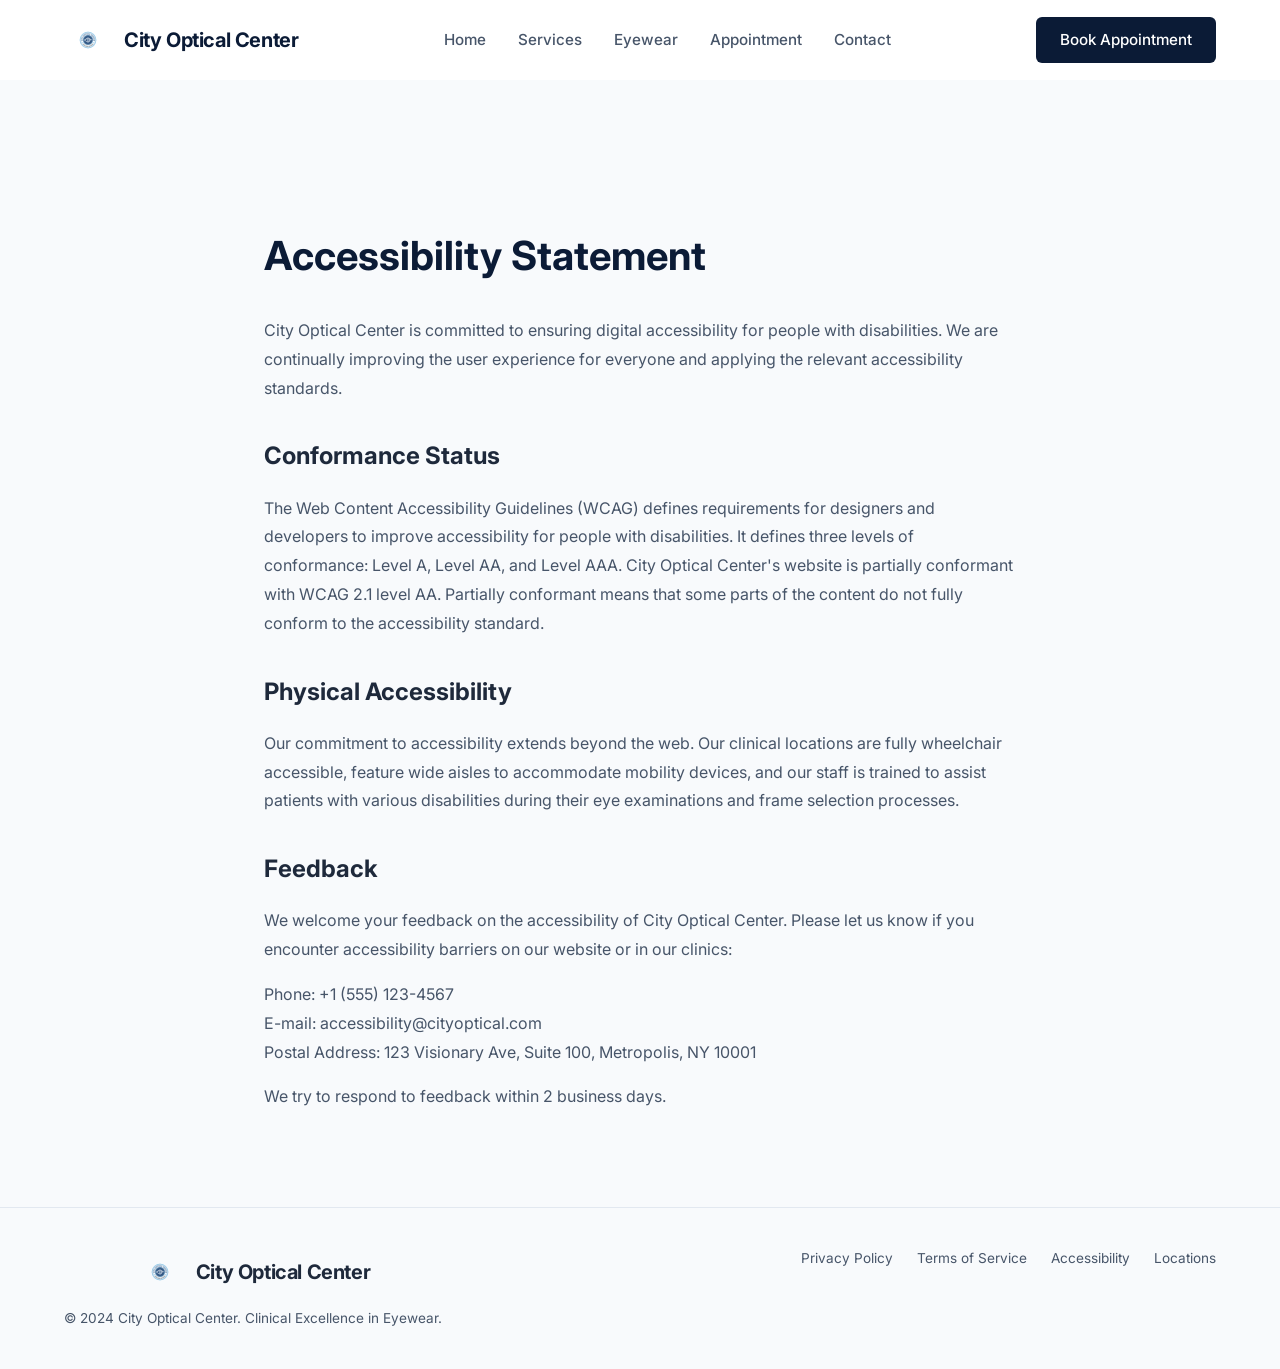
<file: accessibility.html>
<!DOCTYPE html>
<html lang="en">

<head>
    <meta charset="UTF-8">
    <meta name="viewport" content="width=device-width, initial-scale=1.0">
    <title>Accessibility Statement - City Optical Center</title>
    <meta name="description" content="City Optical Center's commitment to digital and physical accessibility.">
    <link rel="stylesheet" href="style.css">
    <link rel="preconnect" href="https://fonts.googleapis.com">
    <link rel="preconnect" href="https://fonts.gstatic.com" crossorigin>
    <link href="https://fonts.googleapis.com/css2?family=Inter:wght@400;500;600;700&display=swap" rel="stylesheet">
    <style>
        .page-content {
            padding: 140px 24px 80px;
            max-width: 800px;
            margin: 0 auto;
            line-height: 1.8;
        }

        .page-content h1 {
            color: var(--primary-color);
            margin-bottom: 24px;
            font-size: 2.5rem;
        }

        .page-content h2 {
            color: var(--text-main);
            margin-top: 32px;
            margin-bottom: 16px;
            font-size: 1.5rem;
        }

        .page-content p {
            color: var(--text-muted);
            margin-bottom: 16px;
        }
    </style>
</head>

<body>
    <header class="header">
        <div class="container header-container">
            <a href="index.html" class="logo">
                <img src="logo.png" alt="City Optical Center Logo" class="logo-img">
                <span class="logo-text">City Optical Center</span>
            </a>
            <nav class="nav" id="nav-menu">
                <a href="index.html#home">Home</a>
                <a href="index.html#services">Services</a>
                <a href="index.html#eyewear">Eyewear</a>
                <a href="index.html#appointment">Appointment</a>
                <a href="index.html#contact">Contact</a>
            </nav>
            <div class="header-actions">
                <a href="index.html#appointment" class="btn btn-primary">Book Appointment</a>
            </div>
        </div>
    </header>

    <main class="page-content">
        <h1>Accessibility Statement</h1>

        <p>City Optical Center is committed to ensuring digital accessibility for people with disabilities. We are
            continually improving the user experience for everyone and applying the relevant accessibility standards.
        </p>

        <h2>Conformance Status</h2>
        <p>The Web Content Accessibility Guidelines (WCAG) defines requirements for designers and developers to improve
            accessibility for people with disabilities. It defines three levels of conformance: Level A, Level AA, and
            Level AAA. City Optical Center's website is partially conformant with WCAG 2.1 level AA. Partially
            conformant means that some parts of the content do not fully conform to the accessibility standard.</p>

        <h2>Physical Accessibility</h2>
        <p>Our commitment to accessibility extends beyond the web. Our clinical locations are fully wheelchair
            accessible, feature wide aisles to accommodate mobility devices, and our staff is trained to assist patients
            with various disabilities during their eye examinations and frame selection processes.</p>

        <h2>Feedback</h2>
        <p>We welcome your feedback on the accessibility of City Optical Center. Please let us know if you encounter
            accessibility barriers on our website or in our clinics:</p>
        <p>
            Phone: +1 (555) 123-4567<br>
            E-mail: accessibility@cityoptical.com<br>
            Postal Address: 123 Visionary Ave, Suite 100, Metropolis, NY 10001
        </p>
        <p>We try to respond to feedback within 2 business days.</p>
    </main>

    <footer class="footer">
        <div class="container footer-container">
            <div class="footer-left">
                <div class="footer-logo">
                    <img src="logo.png" alt="City Optical Center Logo" class="logo-img">
                    <span class="logo-text">City Optical Center</span>
                </div>
                <p class="copyright">&copy; 2024 City Optical Center. Clinical Excellence in Eyewear.</p>
            </div>
            <div class="footer-right">
                <a href="privacy.html">Privacy Policy</a>
                <a href="terms.html">Terms of Service</a>
                <a href="accessibility.html">Accessibility</a>
                <a href="locations.html">Locations</a>
            </div>
        </div>
    </footer>
</body>

</html>
</file>
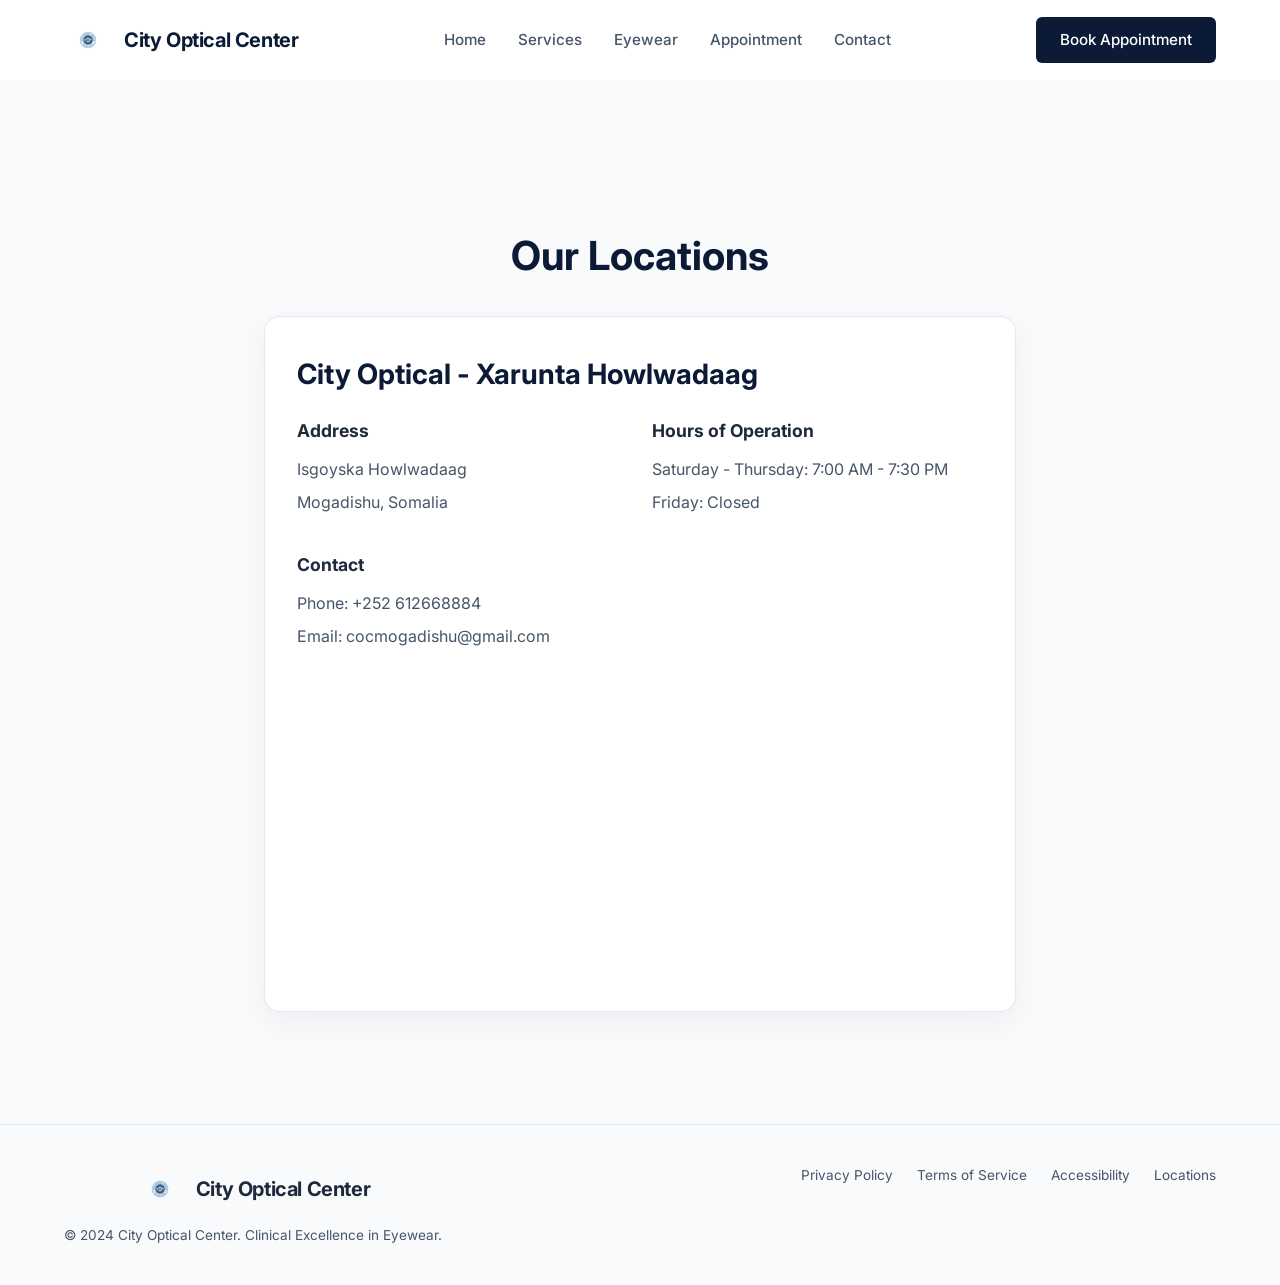
<file: locations.html>
<!DOCTYPE html>
<html lang="en">

<head>
    <meta charset="UTF-8">
    <meta name="viewport" content="width=device-width, initial-scale=1.0">
    <title>Our Locations - City Optical Center</title>
    <meta name="description" content="Find a City Optical Center near you. Directions, hours, and contact information.">
    <link rel="stylesheet" href="style.css">
    <link rel="preconnect" href="https://fonts.googleapis.com">
    <link rel="preconnect" href="https://fonts.gstatic.com" crossorigin>
    <link href="https://fonts.googleapis.com/css2?family=Inter:wght@400;500;600;700&display=swap" rel="stylesheet">
    <style>
        .page-content {
            padding: 140px 24px 80px;
            max-width: 800px;
            margin: 0 auto;
            line-height: 1.8;
        }

        .page-content h1 {
            color: var(--primary-color);
            margin-bottom: 24px;
            font-size: 2.5rem;
            text-align: center;
        }

        .location-card {
            background: var(--white);
            border-radius: 16px;
            padding: 32px;
            box-shadow: 0 10px 30px rgba(0, 0, 0, 0.05);
            border: 1px solid var(--border-color);
            margin-bottom: 32px;
        }

        .location-card h2 {
            color: var(--primary-color);
            margin-top: 0;
            margin-bottom: 16px;
            font-size: 1.75rem;
        }

        .location-details {
            display: grid;
            grid-template-columns: 1fr;
            gap: 24px;
        }

        @media (min-width: 600px) {
            .location-details {
                grid-template-columns: 1fr 1fr;
            }
        }

        .detail-block h3 {
            font-size: 1.1rem;
            color: var(--text-main);
            margin-bottom: 8px;
        }

        .detail-block p {
            color: var(--text-muted);
            margin-bottom: 4px;
        }

        .map-placeholder {
            width: 100%;
            height: 300px;
            background-color: #e2e8f0;
            border-radius: 12px;
            display: flex;
            align-items: center;
            justify-content: center;
            color: var(--text-muted);
            font-weight: 500;
            margin-top: 24px;
        }
    </style>
</head>

<body>
    <header class="header">
        <div class="container header-container">
            <a href="index.html" class="logo">
                <img src="logo.png" alt="City Optical Center Logo" class="logo-img">
                <span class="logo-text">City Optical Center</span>
            </a>
            <nav class="nav" id="nav-menu">
                <a href="index.html#home">Home</a>
                <a href="index.html#services">Services</a>
                <a href="index.html#eyewear">Eyewear</a>
                <a href="index.html#appointment">Appointment</a>
                <a href="index.html#contact">Contact</a>
            </nav>
            <div class="header-actions">
                <a href="index.html#appointment" class="btn btn-primary">Book Appointment</a>
            </div>
        </div>
    </header>

    <main class="page-content">
        <h1>Our Locations</h1>

        <div class="location-card">
            <h2>City Optical - Xarunta Howlwadaag</h2>
            <div class="location-details">
                <div class="detail-block">
                    <h3>Address</h3>
                    <p>Isgoyska Howlwadaag</p>
                    <p>Mogadishu, Somalia</p>
                    <br>
                    <h3>Contact</h3>
                    <p>Phone: +252 612668884</p>
                    <p>Email: cocmogadishu@gmail.com</p>
                </div>
                <div class="detail-block">
                    <h3>Hours of Operation</h3>
                    <p>Saturday - Thursday: 7:00 AM - 7:30 PM</p>

                    <p>Friday: Closed</p>
                </div>
            </div>
            <div class="map-placeholder" style="padding: 0; overflow: hidden; background: none;">
                <iframe
                    src="https://maps.google.com/maps?q=Isgoyska%20Howlwadaag,%20Mogadishu,%20Somalia&t=&z=15&ie=UTF8&iwloc=&output=embed"
                    width="100%" height="100%" style="border:0; min-height: 400px; border-radius: 12px;"
                    allowfullscreen="" loading="lazy" referrerpolicy="no-referrer-when-downgrade"></iframe>
            </div>
        </div>
    </main>

    <footer class="footer">
        <div class="container footer-container">
            <div class="footer-left">
                <div class="footer-logo">
                    <img src="logo.png" alt="City Optical Center Logo" class="logo-img">
                    <span class="logo-text">City Optical Center</span>
                </div>
                <p class="copyright">&copy; 2024 City Optical Center. Clinical Excellence in Eyewear.</p>
            </div>
            <div class="footer-right">
                <a href="privacy.html">Privacy Policy</a>
                <a href="terms.html">Terms of Service</a>
                <a href="accessibility.html">Accessibility</a>
                <a href="locations.html">Locations</a>
            </div>
        </div>
    </footer>
</body>

</html>
</file>
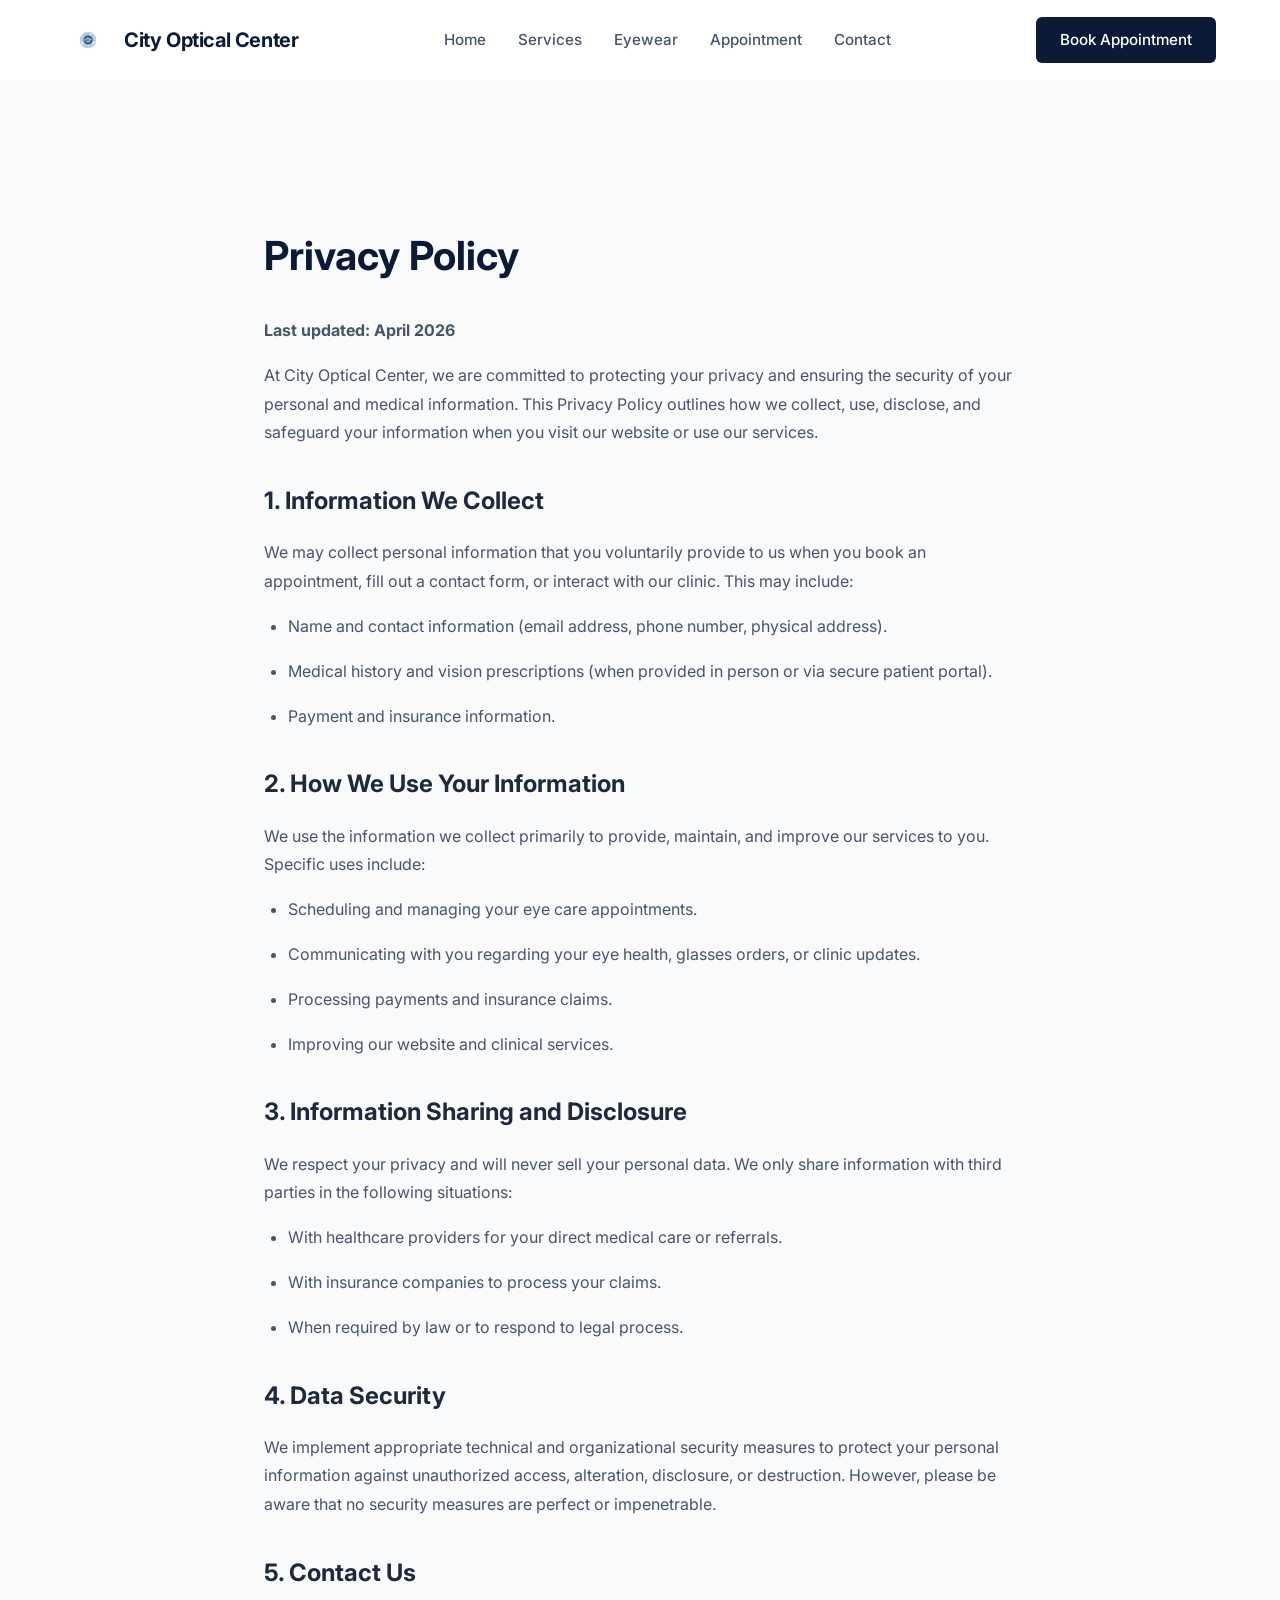
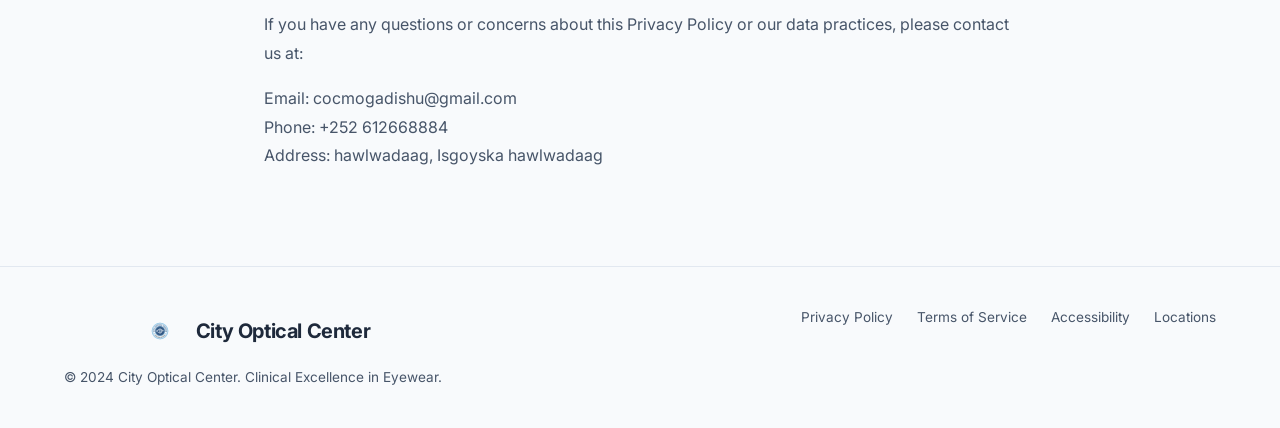
<file: privacy.html>
<!DOCTYPE html>
<html lang="en">

<head>
    <meta charset="UTF-8">
    <meta name="viewport" content="width=device-width, initial-scale=1.0">
    <title>Privacy Policy - City Optical Center</title>
    <meta name="description"
        content="Privacy Policy for City Optical Center. Learn how we handle and protect your personal information.">
    <link rel="stylesheet" href="style.css">
    <link rel="preconnect" href="https://fonts.googleapis.com">
    <link rel="preconnect" href="https://fonts.gstatic.com" crossorigin>
    <link href="https://fonts.googleapis.com/css2?family=Inter:wght@400;500;600;700&display=swap" rel="stylesheet">
    <style>
        .page-content {
            padding: 140px 24px 80px;
            max-width: 800px;
            margin: 0 auto;
            line-height: 1.8;
        }

        .page-content h1 {
            color: var(--primary-color);
            margin-bottom: 24px;
            font-size: 2.5rem;
        }

        .page-content h2 {
            color: var(--text-main);
            margin-top: 32px;
            margin-bottom: 16px;
            font-size: 1.5rem;
        }

        .page-content p,
        .page-content li {
            color: var(--text-muted);
            margin-bottom: 16px;
        }

        .page-content ul {
            margin-left: 24px;
            margin-bottom: 16px;
        }
    </style>
</head>

<body>
    <header class="header">
        <div class="container header-container">
            <a href="index.html" class="logo">
                <img src="logo.png" alt="City Optical Center Logo" class="logo-img">
                <span class="logo-text">City Optical Center</span>
            </a>
            <nav class="nav" id="nav-menu">
                <a href="index.html#home">Home</a>
                <a href="index.html#services">Services</a>
                <a href="index.html#eyewear">Eyewear</a>
                <a href="index.html#appointment">Appointment</a>
                <a href="index.html#contact">Contact</a>
            </nav>
            <div class="header-actions">
                <a href="index.html#appointment" class="btn btn-primary">Book Appointment</a>
            </div>
        </div>
    </header>

    <main class="page-content">
        <h1>Privacy Policy</h1>
        <p><strong>Last updated: April 2026</strong></p>

        <p>At City Optical Center, we are committed to protecting your privacy and ensuring the security of your
            personal and medical information. This Privacy Policy outlines how we collect, use, disclose, and safeguard
            your information when you visit our website or use our services.</p>

        <h2>1. Information We Collect</h2>
        <p>We may collect personal information that you voluntarily provide to us when you book an appointment, fill out
            a contact form, or interact with our clinic. This may include:</p>
        <ul>
            <li>Name and contact information (email address, phone number, physical address).</li>
            <li>Medical history and vision prescriptions (when provided in person or via secure patient portal).</li>
            <li>Payment and insurance information.</li>
        </ul>

        <h2>2. How We Use Your Information</h2>
        <p>We use the information we collect primarily to provide, maintain, and improve our services to you. Specific
            uses include:</p>
        <ul>
            <li>Scheduling and managing your eye care appointments.</li>
            <li>Communicating with you regarding your eye health, glasses orders, or clinic updates.</li>
            <li>Processing payments and insurance claims.</li>
            <li>Improving our website and clinical services.</li>
        </ul>

        <h2>3. Information Sharing and Disclosure</h2>
        <p>We respect your privacy and will never sell your personal data. We only share information with third parties
            in the following situations:</p>
        <ul>
            <li>With healthcare providers for your direct medical care or referrals.</li>
            <li>With insurance companies to process your claims.</li>
            <li>When required by law or to respond to legal process.</li>
        </ul>

        <h2>4. Data Security</h2>
        <p>We implement appropriate technical and organizational security measures to protect your personal information
            against unauthorized access, alteration, disclosure, or destruction. However, please be aware that no
            security measures are perfect or impenetrable.</p>

        <h2>5. Contact Us</h2>
        <p>If you have any questions or concerns about this Privacy Policy or our data practices, please contact us at:
        </p>
        <p>Email: cocmogadishu@gmail.com<br>Phone: +252 612668884<br>Address: hawlwadaag,
            Isgoyska hawlwadaag</p>
    </main>

    <footer class="footer">
        <div class="container footer-container">
            <div class="footer-left">
                <div class="footer-logo">
                    <img src="logo.png" alt="City Optical Center Logo" class="logo-img">
                    <span class="logo-text">City Optical Center</span>
                </div>
                <p class="copyright">&copy; 2024 City Optical Center. Clinical Excellence in Eyewear.</p>
            </div>
            <div class="footer-right">
                <a href="privacy.html">Privacy Policy</a>
                <a href="terms.html">Terms of Service</a>
                <a href="accessibility.html">Accessibility</a>
                <a href="locations.html">Locations</a>
            </div>
        </div>
    </footer>
</body>

</html>
</file>
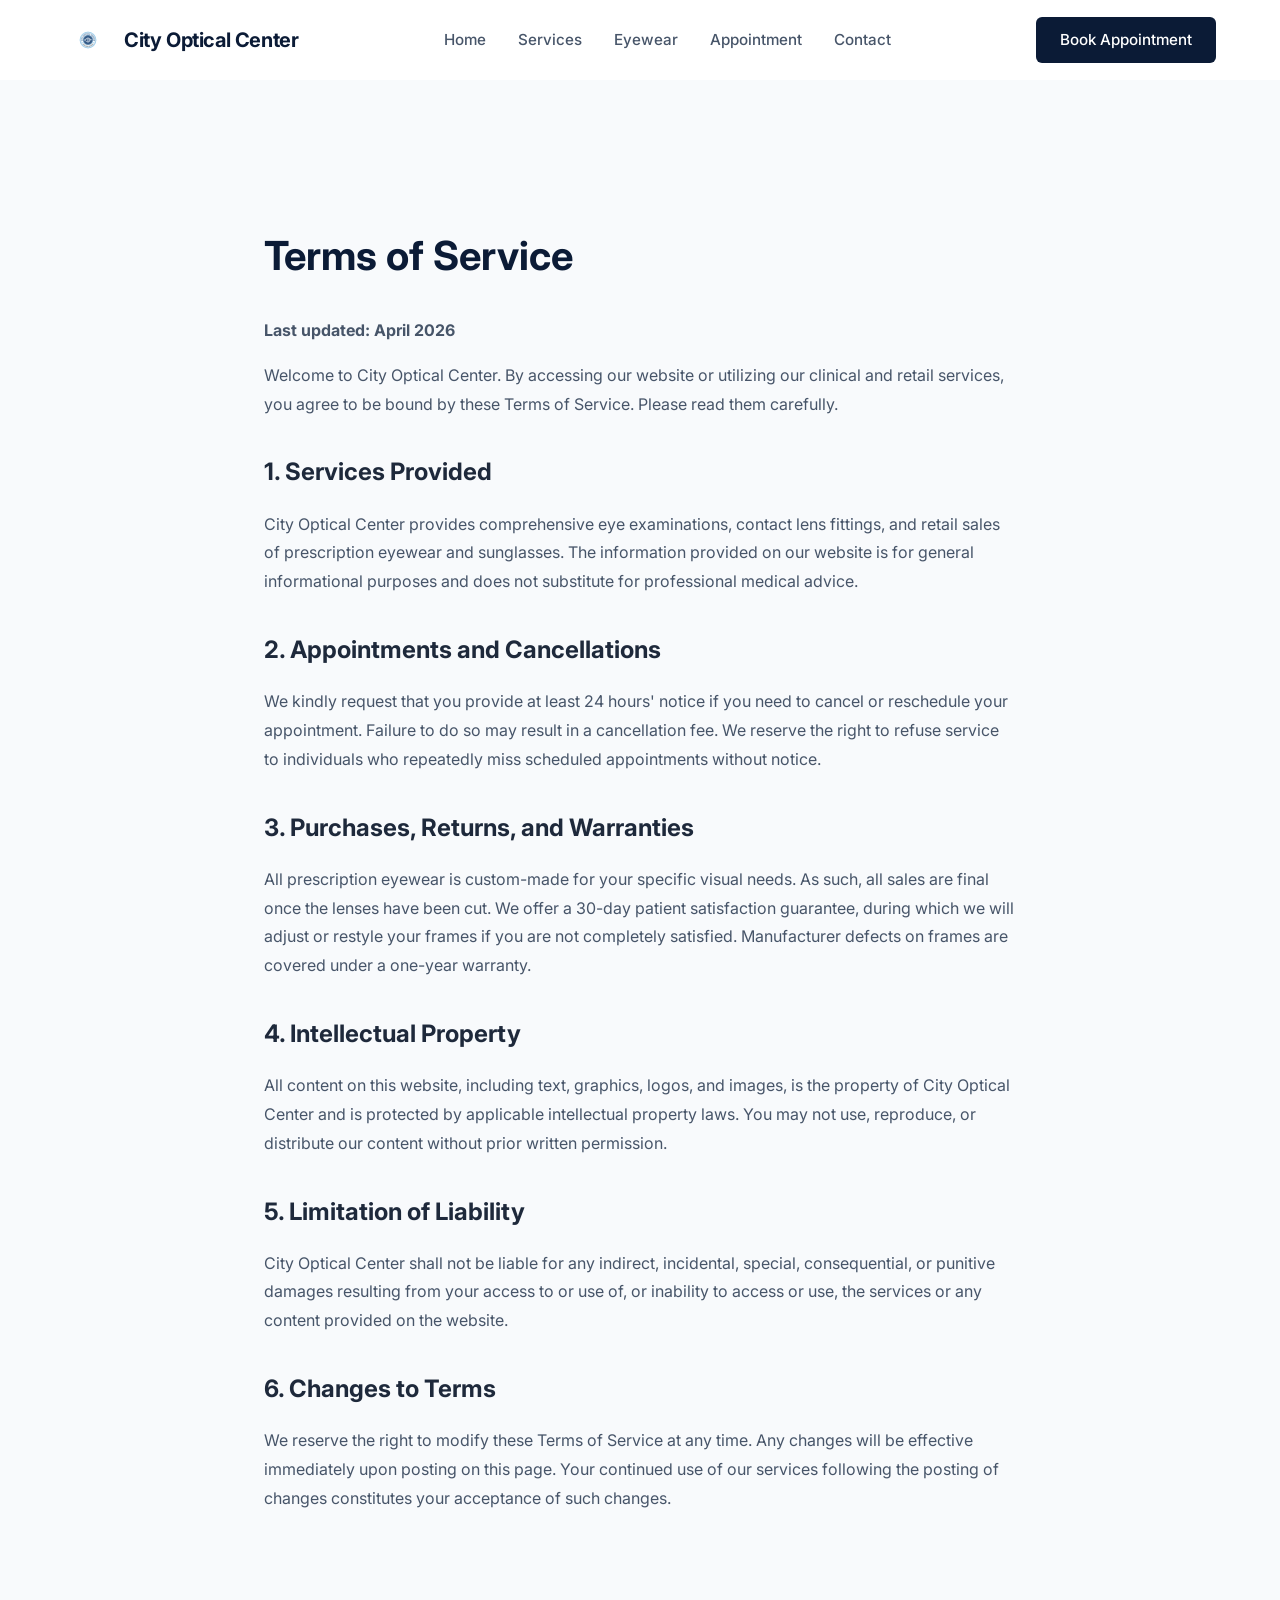
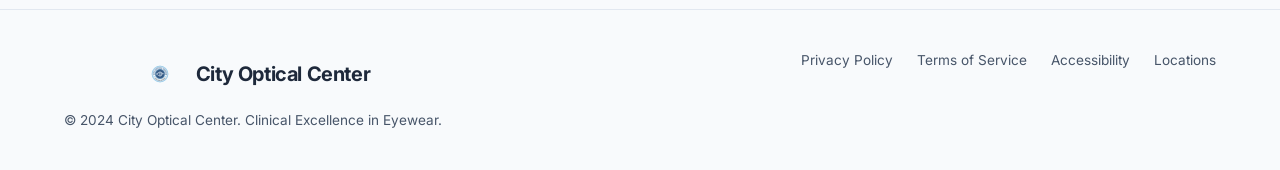
<file: terms.html>
<!DOCTYPE html>
<html lang="en">

<head>
    <meta charset="UTF-8">
    <meta name="viewport" content="width=device-width, initial-scale=1.0">
    <title>Terms of Service - City Optical Center</title>
    <meta name="description"
        content="Terms of Service for City Optical Center. Please read these terms carefully before using our website or services.">
    <link rel="stylesheet" href="style.css">
    <link rel="preconnect" href="https://fonts.googleapis.com">
    <link rel="preconnect" href="https://fonts.gstatic.com" crossorigin>
    <link href="https://fonts.googleapis.com/css2?family=Inter:wght@400;500;600;700&display=swap" rel="stylesheet">
    <style>
        .page-content {
            padding: 140px 24px 80px;
            max-width: 800px;
            margin: 0 auto;
            line-height: 1.8;
        }

        .page-content h1 {
            color: var(--primary-color);
            margin-bottom: 24px;
            font-size: 2.5rem;
        }

        .page-content h2 {
            color: var(--text-main);
            margin-top: 32px;
            margin-bottom: 16px;
            font-size: 1.5rem;
        }

        .page-content p,
        .page-content li {
            color: var(--text-muted);
            margin-bottom: 16px;
        }

        .page-content ul {
            margin-left: 24px;
            margin-bottom: 16px;
        }
    </style>
</head>

<body>
    <header class="header">
        <div class="container header-container">
            <a href="index.html" class="logo">
                <img src="logo.png" alt="City Optical Center Logo" class="logo-img">
                <span class="logo-text">City Optical Center</span>
            </a>
            <nav class="nav" id="nav-menu">
                <a href="index.html#home">Home</a>
                <a href="index.html#services">Services</a>
                <a href="index.html#eyewear">Eyewear</a>
                <a href="index.html#appointment">Appointment</a>
                <a href="index.html#contact">Contact</a>
            </nav>
            <div class="header-actions">
                <a href="index.html#appointment" class="btn btn-primary">Book Appointment</a>
            </div>
        </div>
    </header>

    <main class="page-content">
        <h1>Terms of Service</h1>
        <p><strong>Last updated: April 2026</strong></p>

        <p>Welcome to City Optical Center. By accessing our website or utilizing our clinical and retail services, you
            agree to be bound by these Terms of Service. Please read them carefully.</p>

        <h2>1. Services Provided</h2>
        <p>City Optical Center provides comprehensive eye examinations, contact lens fittings, and retail sales of
            prescription eyewear and sunglasses. The information provided on our website is for general informational
            purposes and does not substitute for professional medical advice.</p>

        <h2>2. Appointments and Cancellations</h2>
        <p>We kindly request that you provide at least 24 hours' notice if you need to cancel or reschedule your
            appointment. Failure to do so may result in a cancellation fee. We reserve the right to refuse service to
            individuals who repeatedly miss scheduled appointments without notice.</p>

        <h2>3. Purchases, Returns, and Warranties</h2>
        <p>All prescription eyewear is custom-made for your specific visual needs. As such, all sales are final once the
            lenses have been cut. We offer a 30-day patient satisfaction guarantee, during which we will adjust or
            restyle your frames if you are not completely satisfied. Manufacturer defects on frames are covered under a
            one-year warranty.</p>

        <h2>4. Intellectual Property</h2>
        <p>All content on this website, including text, graphics, logos, and images, is the property of City Optical
            Center and is protected by applicable intellectual property laws. You may not use, reproduce, or distribute
            our content without prior written permission.</p>

        <h2>5. Limitation of Liability</h2>
        <p>City Optical Center shall not be liable for any indirect, incidental, special, consequential, or punitive
            damages resulting from your access to or use of, or inability to access or use, the services or any content
            provided on the website.</p>

        <h2>6. Changes to Terms</h2>
        <p>We reserve the right to modify these Terms of Service at any time. Any changes will be effective immediately
            upon posting on this page. Your continued use of our services following the posting of changes constitutes
            your acceptance of such changes.</p>
    </main>

    <footer class="footer">
        <div class="container footer-container">
            <div class="footer-left">
                <div class="footer-logo">
                    <img src="logo.png" alt="City Optical Center Logo" class="logo-img">
                    <span class="logo-text">City Optical Center</span>
                </div>
                <p class="copyright">&copy; 2024 City Optical Center. Clinical Excellence in Eyewear.</p>
            </div>
            <div class="footer-right">
                <a href="privacy.html">Privacy Policy</a>
                <a href="terms.html">Terms of Service</a>
                <a href="accessibility.html">Accessibility</a>
                <a href="locations.html">Locations</a>
            </div>
        </div>
    </footer>
</body>

</html>
</file>
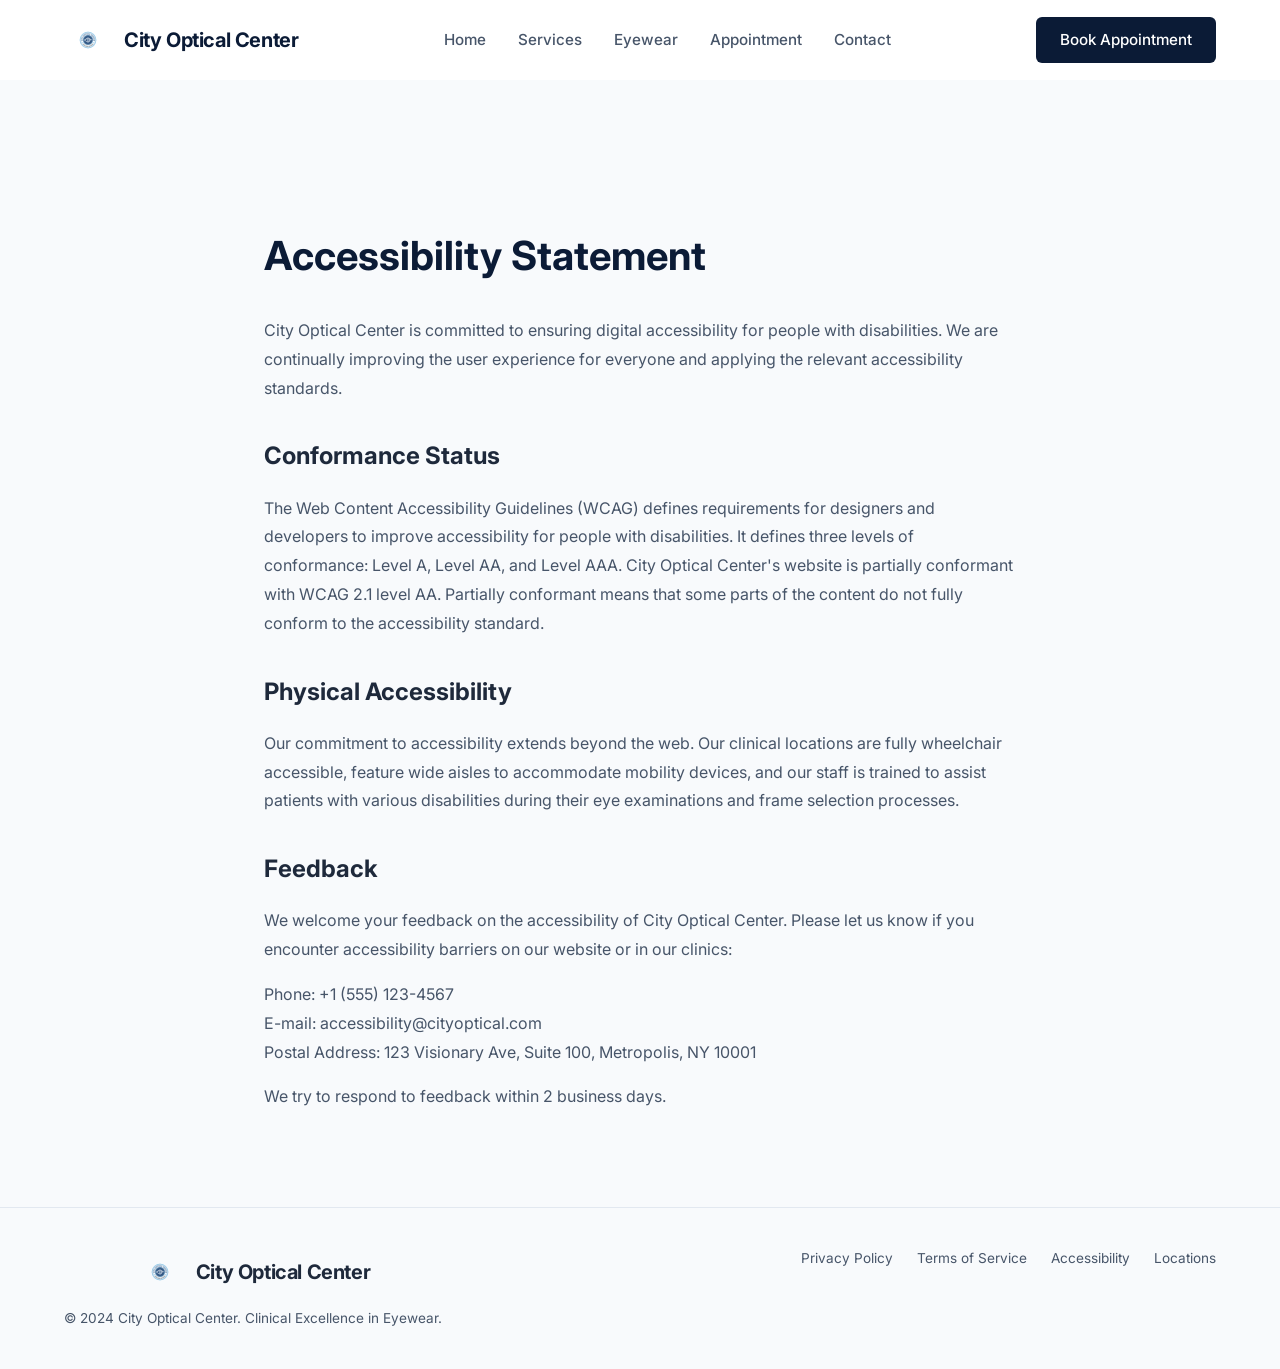
<file: city-optical/accessibility.html>
<!DOCTYPE html>
<html lang="en">
<head>
    <meta charset="UTF-8">
    <meta name="viewport" content="width=device-width, initial-scale=1.0">
    <title>Accessibility Statement - City Optical Center</title>
    <meta name="description" content="City Optical Center's commitment to digital and physical accessibility.">
    <link rel="stylesheet" href="style.css">
    <link rel="preconnect" href="https://fonts.googleapis.com">
    <link rel="preconnect" href="https://fonts.gstatic.com" crossorigin>
    <link href="https://fonts.googleapis.com/css2?family=Inter:wght@400;500;600;700&display=swap" rel="stylesheet">
    <style>
        .page-content { padding: 140px 24px 80px; max-width: 800px; margin: 0 auto; line-height: 1.8; }
        .page-content h1 { color: var(--primary-color); margin-bottom: 24px; font-size: 2.5rem; }
        .page-content h2 { color: var(--text-main); margin-top: 32px; margin-bottom: 16px; font-size: 1.5rem; }
        .page-content p { color: var(--text-muted); margin-bottom: 16px; }
    </style>
</head>
<body>
    <header class="header">
        <div class="container header-container">
            <a href="index.html" class="logo">
                <img src="logo.png" alt="City Optical Center Logo" class="logo-img">
                <span class="logo-text">City Optical Center</span>
            </a>
            <nav class="nav" id="nav-menu">
                <a href="index.html#home">Home</a>
                <a href="index.html#services">Services</a>
                <a href="index.html#eyewear">Eyewear</a>
                <a href="index.html#appointment">Appointment</a>
                <a href="index.html#contact">Contact</a>
            </nav>
            <div class="header-actions">
                <a href="index.html#appointment" class="btn btn-primary">Book Appointment</a>
            </div>
        </div>
    </header>

    <main class="page-content">
        <h1>Accessibility Statement</h1>
        
        <p>City Optical Center is committed to ensuring digital accessibility for people with disabilities. We are continually improving the user experience for everyone and applying the relevant accessibility standards.</p>

        <h2>Conformance Status</h2>
        <p>The Web Content Accessibility Guidelines (WCAG) defines requirements for designers and developers to improve accessibility for people with disabilities. It defines three levels of conformance: Level A, Level AA, and Level AAA. City Optical Center's website is partially conformant with WCAG 2.1 level AA. Partially conformant means that some parts of the content do not fully conform to the accessibility standard.</p>

        <h2>Physical Accessibility</h2>
        <p>Our commitment to accessibility extends beyond the web. Our clinical locations are fully wheelchair accessible, feature wide aisles to accommodate mobility devices, and our staff is trained to assist patients with various disabilities during their eye examinations and frame selection processes.</p>

        <h2>Feedback</h2>
        <p>We welcome your feedback on the accessibility of City Optical Center. Please let us know if you encounter accessibility barriers on our website or in our clinics:</p>
        <p>
            Phone: +1 (555) 123-4567<br>
            E-mail: accessibility@cityoptical.com<br>
            Postal Address: 123 Visionary Ave, Suite 100, Metropolis, NY 10001
        </p>
        <p>We try to respond to feedback within 2 business days.</p>
    </main>

    <footer class="footer">
        <div class="container footer-container">
            <div class="footer-left">
                <div class="footer-logo">
                    <img src="logo.png" alt="City Optical Center Logo" class="logo-img">
                    <span class="logo-text">City Optical Center</span>
                </div>
                <p class="copyright">&copy; 2024 City Optical Center. Clinical Excellence in Eyewear.</p>
            </div>
            <div class="footer-right">
                <a href="privacy.html">Privacy Policy</a>
                <a href="terms.html">Terms of Service</a>
                <a href="accessibility.html">Accessibility</a>
                <a href="locations.html">Locations</a>
            </div>
        </div>
    </footer>
</body>
</html>
</file>
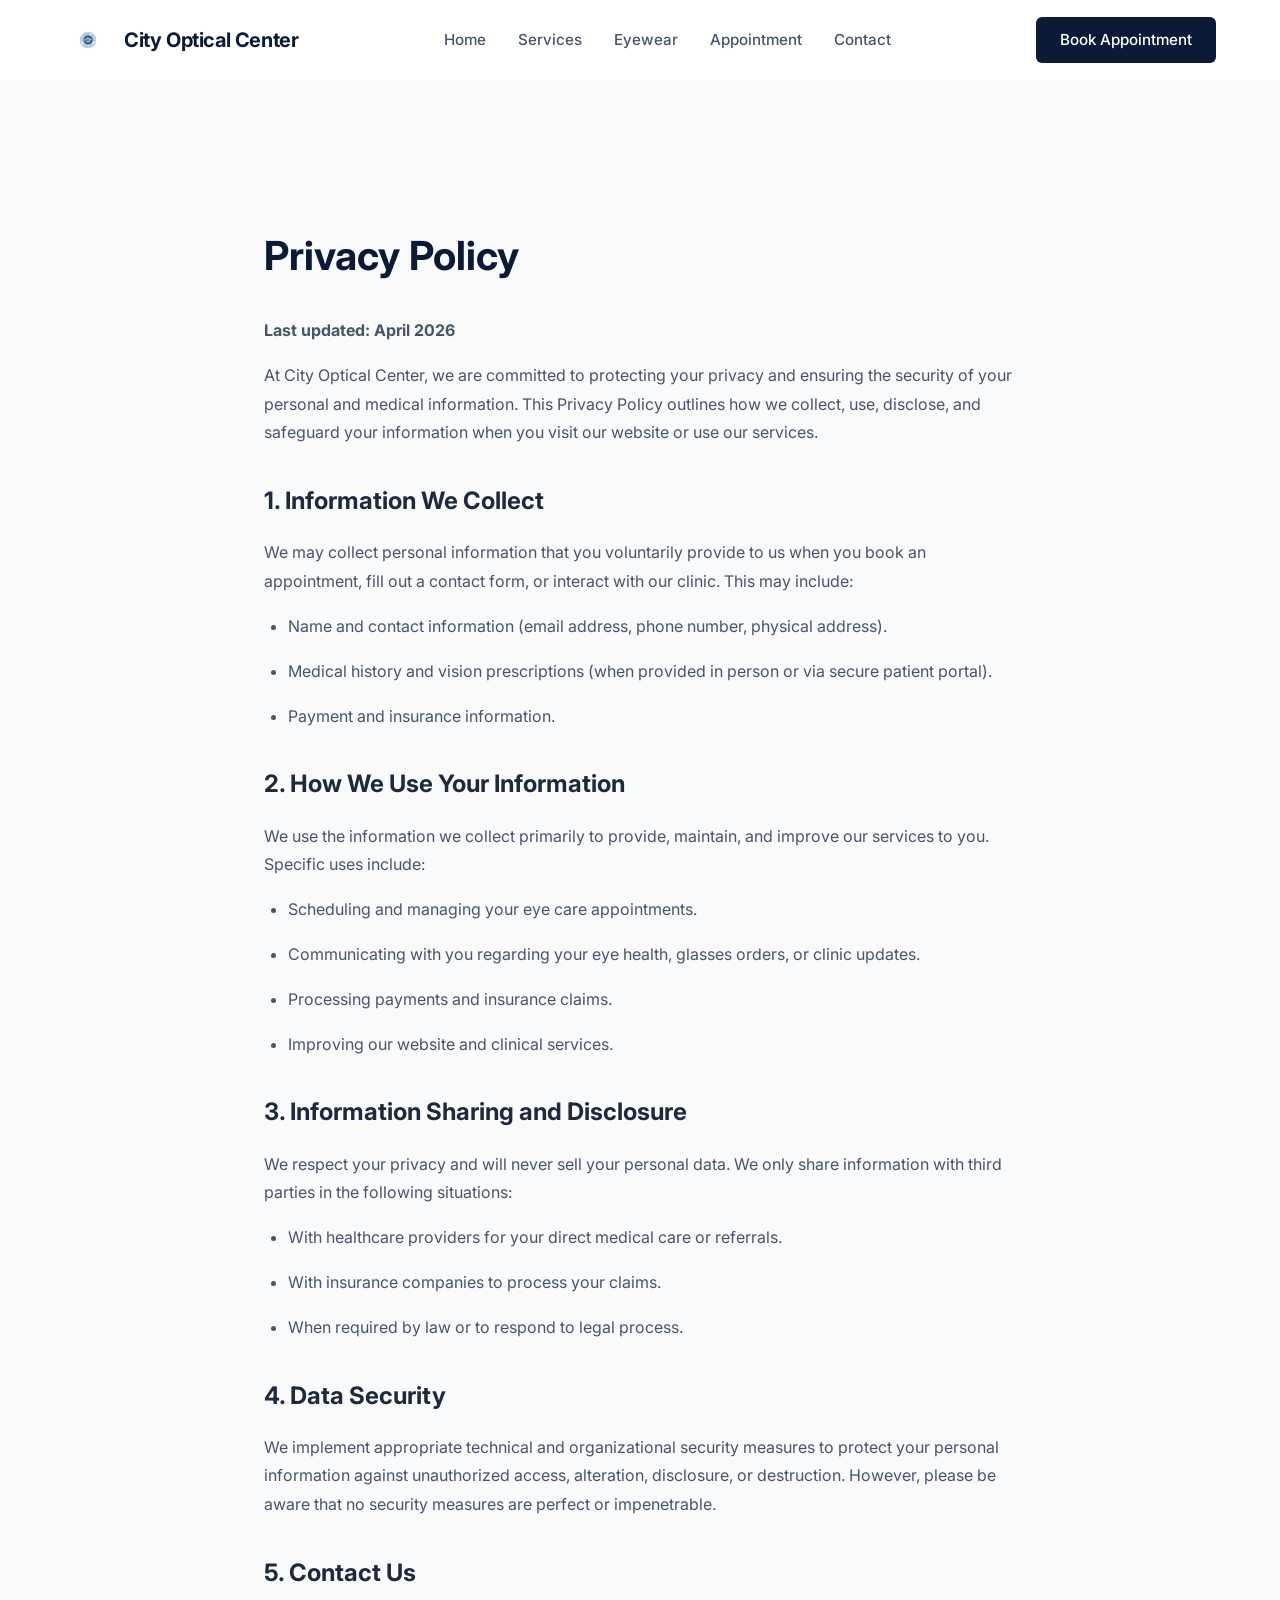
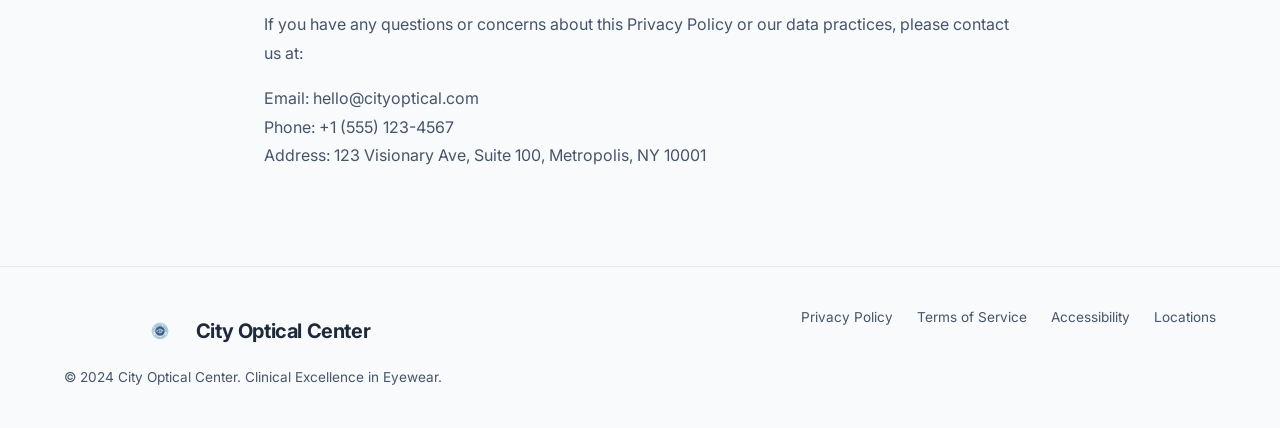
<file: city-optical/privacy.html>
<!DOCTYPE html>
<html lang="en">
<head>
    <meta charset="UTF-8">
    <meta name="viewport" content="width=device-width, initial-scale=1.0">
    <title>Privacy Policy - City Optical Center</title>
    <meta name="description" content="Privacy Policy for City Optical Center. Learn how we handle and protect your personal information.">
    <link rel="stylesheet" href="style.css">
    <link rel="preconnect" href="https://fonts.googleapis.com">
    <link rel="preconnect" href="https://fonts.gstatic.com" crossorigin>
    <link href="https://fonts.googleapis.com/css2?family=Inter:wght@400;500;600;700&display=swap" rel="stylesheet">
    <style>
        .page-content { padding: 140px 24px 80px; max-width: 800px; margin: 0 auto; line-height: 1.8; }
        .page-content h1 { color: var(--primary-color); margin-bottom: 24px; font-size: 2.5rem; }
        .page-content h2 { color: var(--text-main); margin-top: 32px; margin-bottom: 16px; font-size: 1.5rem; }
        .page-content p, .page-content li { color: var(--text-muted); margin-bottom: 16px; }
        .page-content ul { margin-left: 24px; margin-bottom: 16px; }
    </style>
</head>
<body>
    <header class="header">
        <div class="container header-container">
            <a href="index.html" class="logo">
                <img src="logo.png" alt="City Optical Center Logo" class="logo-img">
                <span class="logo-text">City Optical Center</span>
            </a>
            <nav class="nav" id="nav-menu">
                <a href="index.html#home">Home</a>
                <a href="index.html#services">Services</a>
                <a href="index.html#eyewear">Eyewear</a>
                <a href="index.html#appointment">Appointment</a>
                <a href="index.html#contact">Contact</a>
            </nav>
            <div class="header-actions">
                <a href="index.html#appointment" class="btn btn-primary">Book Appointment</a>
            </div>
        </div>
    </header>

    <main class="page-content">
        <h1>Privacy Policy</h1>
        <p><strong>Last updated: April 2026</strong></p>
        
        <p>At City Optical Center, we are committed to protecting your privacy and ensuring the security of your personal and medical information. This Privacy Policy outlines how we collect, use, disclose, and safeguard your information when you visit our website or use our services.</p>

        <h2>1. Information We Collect</h2>
        <p>We may collect personal information that you voluntarily provide to us when you book an appointment, fill out a contact form, or interact with our clinic. This may include:</p>
        <ul>
            <li>Name and contact information (email address, phone number, physical address).</li>
            <li>Medical history and vision prescriptions (when provided in person or via secure patient portal).</li>
            <li>Payment and insurance information.</li>
        </ul>

        <h2>2. How We Use Your Information</h2>
        <p>We use the information we collect primarily to provide, maintain, and improve our services to you. Specific uses include:</p>
        <ul>
            <li>Scheduling and managing your eye care appointments.</li>
            <li>Communicating with you regarding your eye health, glasses orders, or clinic updates.</li>
            <li>Processing payments and insurance claims.</li>
            <li>Improving our website and clinical services.</li>
        </ul>

        <h2>3. Information Sharing and Disclosure</h2>
        <p>We respect your privacy and will never sell your personal data. We only share information with third parties in the following situations:</p>
        <ul>
            <li>With healthcare providers for your direct medical care or referrals.</li>
            <li>With insurance companies to process your claims.</li>
            <li>When required by law or to respond to legal process.</li>
        </ul>

        <h2>4. Data Security</h2>
        <p>We implement appropriate technical and organizational security measures to protect your personal information against unauthorized access, alteration, disclosure, or destruction. However, please be aware that no security measures are perfect or impenetrable.</p>

        <h2>5. Contact Us</h2>
        <p>If you have any questions or concerns about this Privacy Policy or our data practices, please contact us at:</p>
        <p>Email: hello@cityoptical.com<br>Phone: +1 (555) 123-4567<br>Address: 123 Visionary Ave, Suite 100, Metropolis, NY 10001</p>
    </main>

    <footer class="footer">
        <div class="container footer-container">
            <div class="footer-left">
                <div class="footer-logo">
                    <img src="logo.png" alt="City Optical Center Logo" class="logo-img">
                    <span class="logo-text">City Optical Center</span>
                </div>
                <p class="copyright">&copy; 2024 City Optical Center. Clinical Excellence in Eyewear.</p>
            </div>
            <div class="footer-right">
                <a href="privacy.html">Privacy Policy</a>
                <a href="terms.html">Terms of Service</a>
                <a href="accessibility.html">Accessibility</a>
                <a href="locations.html">Locations</a>
            </div>
        </div>
    </footer>
</body>
</html>
</file>
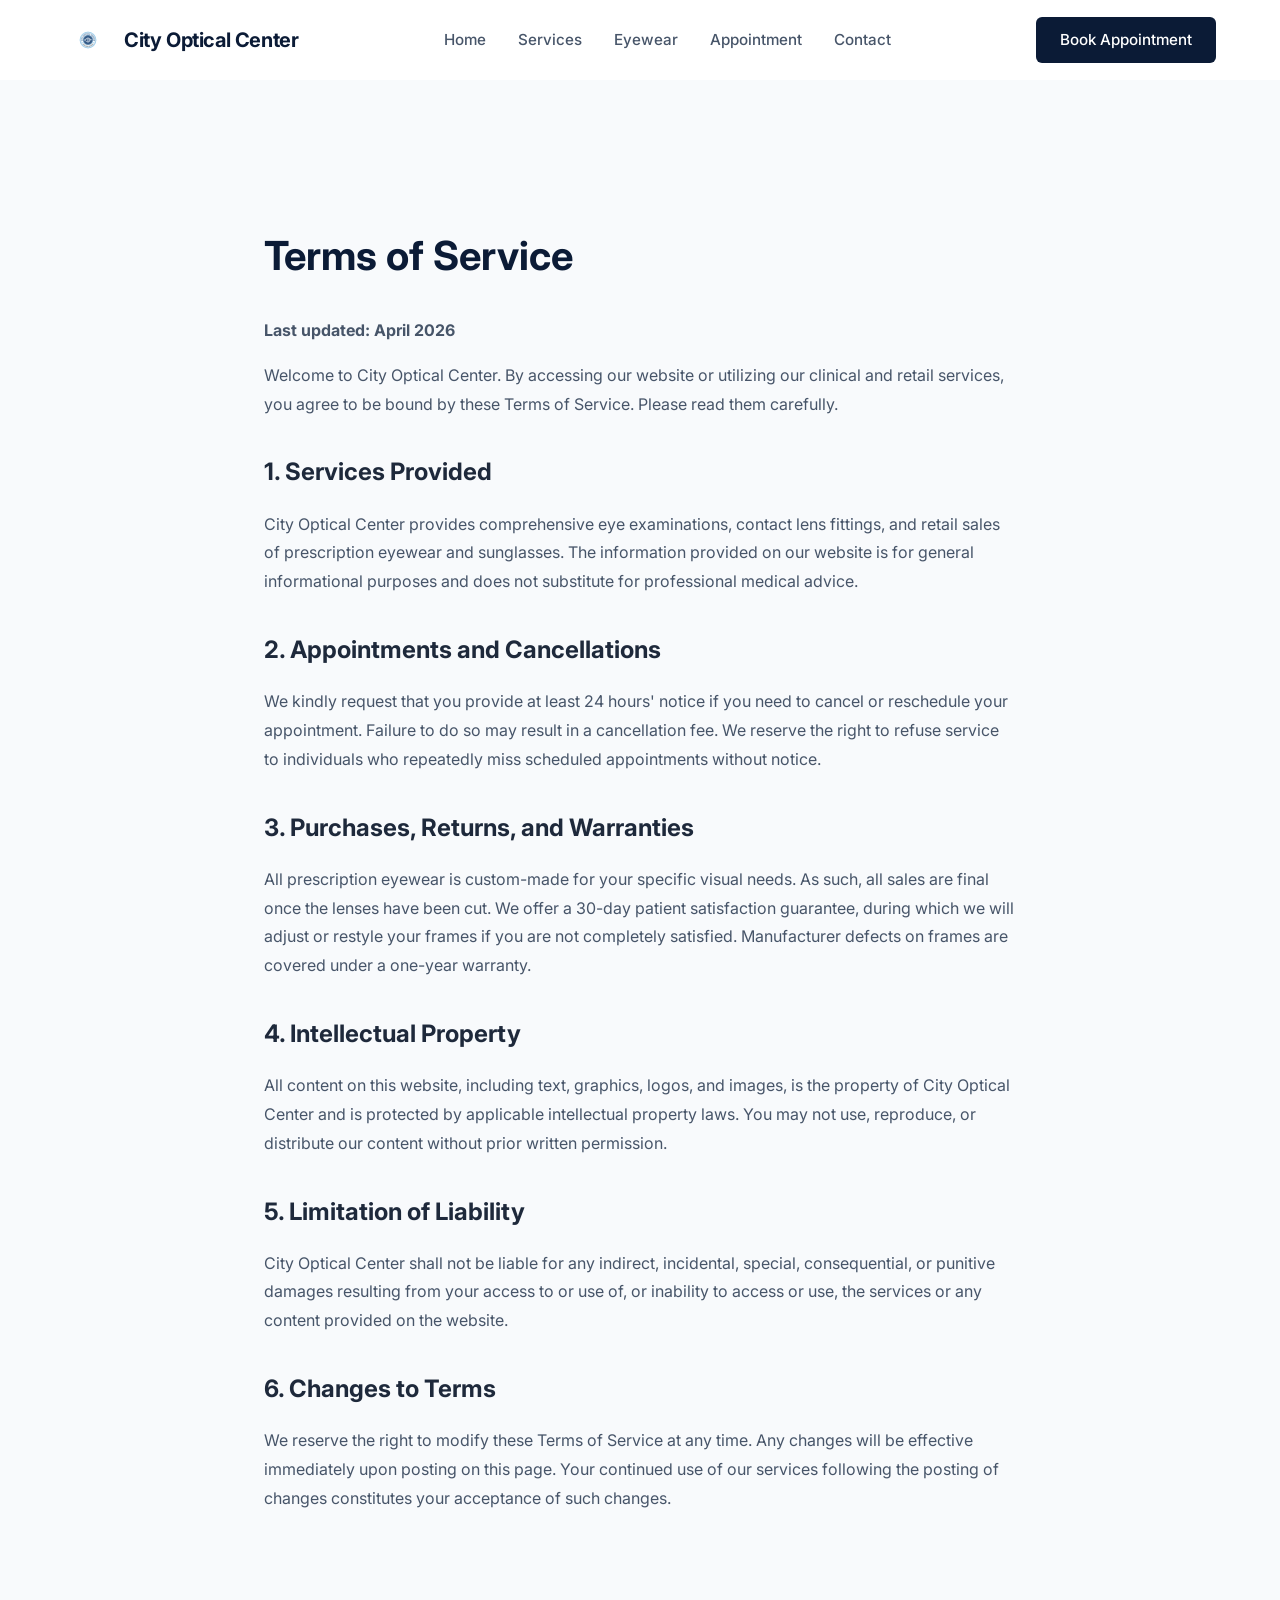
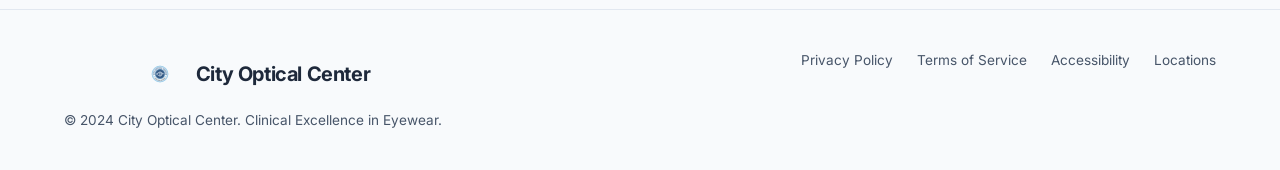
<file: city-optical/terms.html>
<!DOCTYPE html>
<html lang="en">
<head>
    <meta charset="UTF-8">
    <meta name="viewport" content="width=device-width, initial-scale=1.0">
    <title>Terms of Service - City Optical Center</title>
    <meta name="description" content="Terms of Service for City Optical Center. Please read these terms carefully before using our website or services.">
    <link rel="stylesheet" href="style.css">
    <link rel="preconnect" href="https://fonts.googleapis.com">
    <link rel="preconnect" href="https://fonts.gstatic.com" crossorigin>
    <link href="https://fonts.googleapis.com/css2?family=Inter:wght@400;500;600;700&display=swap" rel="stylesheet">
    <style>
        .page-content { padding: 140px 24px 80px; max-width: 800px; margin: 0 auto; line-height: 1.8; }
        .page-content h1 { color: var(--primary-color); margin-bottom: 24px; font-size: 2.5rem; }
        .page-content h2 { color: var(--text-main); margin-top: 32px; margin-bottom: 16px; font-size: 1.5rem; }
        .page-content p, .page-content li { color: var(--text-muted); margin-bottom: 16px; }
        .page-content ul { margin-left: 24px; margin-bottom: 16px; }
    </style>
</head>
<body>
    <header class="header">
        <div class="container header-container">
            <a href="index.html" class="logo">
                <img src="logo.png" alt="City Optical Center Logo" class="logo-img">
                <span class="logo-text">City Optical Center</span>
            </a>
            <nav class="nav" id="nav-menu">
                <a href="index.html#home">Home</a>
                <a href="index.html#services">Services</a>
                <a href="index.html#eyewear">Eyewear</a>
                <a href="index.html#appointment">Appointment</a>
                <a href="index.html#contact">Contact</a>
            </nav>
            <div class="header-actions">
                <a href="index.html#appointment" class="btn btn-primary">Book Appointment</a>
            </div>
        </div>
    </header>

    <main class="page-content">
        <h1>Terms of Service</h1>
        <p><strong>Last updated: April 2026</strong></p>
        
        <p>Welcome to City Optical Center. By accessing our website or utilizing our clinical and retail services, you agree to be bound by these Terms of Service. Please read them carefully.</p>

        <h2>1. Services Provided</h2>
        <p>City Optical Center provides comprehensive eye examinations, contact lens fittings, and retail sales of prescription eyewear and sunglasses. The information provided on our website is for general informational purposes and does not substitute for professional medical advice.</p>

        <h2>2. Appointments and Cancellations</h2>
        <p>We kindly request that you provide at least 24 hours' notice if you need to cancel or reschedule your appointment. Failure to do so may result in a cancellation fee. We reserve the right to refuse service to individuals who repeatedly miss scheduled appointments without notice.</p>

        <h2>3. Purchases, Returns, and Warranties</h2>
        <p>All prescription eyewear is custom-made for your specific visual needs. As such, all sales are final once the lenses have been cut. We offer a 30-day patient satisfaction guarantee, during which we will adjust or restyle your frames if you are not completely satisfied. Manufacturer defects on frames are covered under a one-year warranty.</p>

        <h2>4. Intellectual Property</h2>
        <p>All content on this website, including text, graphics, logos, and images, is the property of City Optical Center and is protected by applicable intellectual property laws. You may not use, reproduce, or distribute our content without prior written permission.</p>

        <h2>5. Limitation of Liability</h2>
        <p>City Optical Center shall not be liable for any indirect, incidental, special, consequential, or punitive damages resulting from your access to or use of, or inability to access or use, the services or any content provided on the website.</p>

        <h2>6. Changes to Terms</h2>
        <p>We reserve the right to modify these Terms of Service at any time. Any changes will be effective immediately upon posting on this page. Your continued use of our services following the posting of changes constitutes your acceptance of such changes.</p>
    </main>

    <footer class="footer">
        <div class="container footer-container">
            <div class="footer-left">
                <div class="footer-logo">
                    <img src="logo.png" alt="City Optical Center Logo" class="logo-img">
                    <span class="logo-text">City Optical Center</span>
                </div>
                <p class="copyright">&copy; 2024 City Optical Center. Clinical Excellence in Eyewear.</p>
            </div>
            <div class="footer-right">
                <a href="privacy.html">Privacy Policy</a>
                <a href="terms.html">Terms of Service</a>
                <a href="accessibility.html">Accessibility</a>
                <a href="locations.html">Locations</a>
            </div>
        </div>
    </footer>
</body>
</html>
</file>
<file: style.css>
:root {
    --primary-color: #0B1B36;
    /* Dark Navy for Header Button */
    --secondary-color: #105F75;
    /* Teal for Hero Button */
    --text-main: #1E293B;
    /* Dark slate */
    --text-muted: #475569;
    --bg-light: #F8FAFC;
    --bg-hero-right: #E6EEF9;
    /* Light blue right background */
    --icon-bg: #BBE2F6;
    /* Light blue for icon background */
    --icon-color: #0C5972;
    --border-color: #E2E8F0;
    --white: #FFFFFF;
    --font-family: 'Inter', sans-serif;
}

* {
    margin: 0;
    padding: 0;
    box-sizing: border-box;
}

html {
    scroll-behavior: smooth;
}

body {
    font-family: var(--font-family);
    color: var(--text-main);
    background-color: var(--bg-light);
    /* Base background */
    line-height: 1.5;
    -webkit-font-smoothing: antialiased;
}

a {
    text-decoration: none;
    color: inherit;
    transition: all 0.3s ease;
}

.container {
    max-width: 1200px;
    margin: 0 auto;
    padding: 0 24px;
}

/* Header */
.header {
    background-color: var(--white);
    position: sticky;
    top: 0;
    z-index: 100;
}

.header-container {
    display: flex;
    justify-content: space-between;
    align-items: center;
    height: 80px;
}

.logo {
    display: flex;
    align-items: center;
    gap: 12px;
    text-decoration: none;
}

.logo-img {
    height: 48px;
    width: auto;
}

.logo-text {
    font-size: 1.25rem;
    font-weight: 700;
    color: var(--primary-color);
    letter-spacing: -0.02em;
}

.nav {
    display: none;
}

/* Mobile Menu Styles */
.nav.active {
    display: flex;
    flex-direction: column;
    position: absolute;
    top: 80px;
    /* Right below the header */
    left: 0;
    width: 100%;
    background-color: var(--white);
    padding: 24px;
    box-shadow: 0 10px 20px rgba(0, 0, 0, 0.1);
    border-top: 1px solid var(--border-color);
    z-index: 99;
}

.nav.active a {
    padding: 16px 0;
    font-size: 1.1rem;
    border-bottom: 1px solid var(--border-color);
}

.nav.active a:last-child {
    border-bottom: none;
}

.nav a {
    font-size: 0.95rem;
    font-weight: 500;
    color: var(--text-muted);
    padding: 8px 0;
    position: relative;
}

.nav a:hover,
.nav a.active {
    color: var(--text-main);
}

.nav a.active::after {
    content: '';
    position: absolute;
    bottom: -6px;
    left: 0;
    width: 100%;
    height: 2px;
    background-color: #38BDF8;
    /* Light blue underline */
}

.header-actions {
    display: none;
    align-items: center;
    gap: 24px;
}

.cart-btn {
    color: var(--text-main);
    display: flex;
    align-items: center;
    justify-content: center;
}

.cart-btn:hover {
    color: var(--secondary-color);
}

.btn {
    display: inline-flex;
    align-items: center;
    justify-content: center;
    padding: 12px 24px;
    border-radius: 6px;
    font-size: 0.95rem;
    font-weight: 500;
    cursor: pointer;
    transition: all 0.2s ease;
    border: none;
}

.btn-primary {
    background-color: var(--primary-color);
    color: var(--white);
}

.btn-primary:hover {
    background-color: #0f2444;
}

.btn-secondary {
    background-color: var(--secondary-color);
    color: var(--white);
}

.btn-secondary:hover {
    background-color: #0c4d61;
}

.btn-outline {
    background-color: transparent;
    color: var(--text-main);
    border: 1px solid #CBD5E1;
}

.btn-outline:hover {
    background-color: #F1F5F9;
}

.mobile-menu-btn {
    background: none;
    border: none;
    color: var(--text-main);
    cursor: pointer;
    display: block;
}

/* Hero Section */
.hero {
    position: relative;
    background-color: var(--bg-light);
    overflow: hidden;
}

/* Curved Background for Right Side */
.hero::before {
    content: '';
    position: absolute;
    top: 0;
    right: 0;
    width: 100%;
    height: 100%;
    background-color: var(--bg-hero-right);
    z-index: 0;
    display: block;
    /* Show on mobile behind everything */
}

.hero-container {
    position: relative;
    z-index: 1;
    display: flex;
    flex-direction: column;
    gap: 48px;
    padding-top: 48px;
    padding-bottom: 48px;
}

.hero-content {
    flex: 1;
    display: flex;
    flex-direction: column;
    justify-content: center;
    max-width: 540px;
    background: rgba(255, 255, 255, 0.8);
    padding: 24px;
    border-radius: 16px;
    backdrop-filter: blur(10px);
}

.hero h1 {
    font-size: 2.25rem;
    font-weight: 600;
    line-height: 1.2;
    margin-bottom: 20px;
    color: var(--text-main);
    letter-spacing: -0.03em;
}

.hero p {
    font-size: 1rem;
    color: var(--text-muted);
    margin-bottom: 32px;
    line-height: 1.6;
}

.hero-buttons {
    display: flex;
    flex-direction: column;
    gap: 16px;
}

.hero-image-wrapper {
    flex: 1;
    display: flex;
    justify-content: center;
    align-items: center;
}

.hero-image {
    width: 100%;
    max-width: 600px;
    border-radius: 24px;
    object-fit: cover;
    box-shadow: 0 20px 40px rgba(0, 0, 0, 0.08);
}

/* Services Section */
.services {
    background-color: var(--bg-light);
    padding: 80px 0;
    position: relative;
    z-index: 2;
    /* Sit above the curved background if it overlaps */
}

.section-header {
    text-align: center;
    max-width: 600px;
    margin: 0 auto 56px auto;
}

.section-header h2 {
    font-size: 2rem;
    font-weight: 600;
    margin-bottom: 16px;
    letter-spacing: -0.02em;
}

.section-header p {
    color: var(--text-muted);
    font-size: 1.05rem;
}

.services-grid {
    display: grid;
    grid-template-columns: 1fr;
    gap: 24px;
}

.service-card {
    background-color: var(--white);
    border: 1px solid var(--border-color);
    border-radius: 12px;
    padding: 32px;
    transition: transform 0.3s ease, box-shadow 0.3s ease;
}

.service-card:hover {
    transform: translateY(-5px);
    box-shadow: 0 12px 24px rgba(0, 0, 0, 0.05);
}

.icon-wrapper {
    width: 48px;
    height: 48px;
    background-color: var(--icon-bg);
    border-radius: 50%;
    display: flex;
    align-items: center;
    justify-content: center;
    color: var(--icon-color);
    margin-bottom: 24px;
}

.service-card h3 {
    font-size: 1.25rem;
    font-weight: 600;
    margin-bottom: 16px;
}

.service-card p {
    color: var(--text-muted);
    font-size: 0.95rem;
    line-height: 1.6;
    margin-bottom: 32px;
}

.service-link {
    display: inline-flex;
    align-items: center;
    gap: 8px;
    color: var(--secondary-color);
    font-weight: 600;
    font-size: 0.9rem;
}

.service-link:hover {
    gap: 12px;
}

/* Footer */
.footer {
    background-color: var(--bg-light);
    border-top: 1px solid var(--border-color);
    padding: 40px 0;
}

.footer-container {
    display: flex;
    flex-direction: column;
    gap: 24px;
    text-align: center;
}

.footer-logo {
    display: flex;
    justify-content: center;
    align-items: center;
    gap: 12px;
    margin-bottom: 12px;
}

.footer-logo .logo-text {
    font-size: 1.25rem;
    font-weight: 700;
    color: var(--text-main);
}

.copyright {
    font-size: 0.85rem;
    color: var(--text-muted);
}

.social-links {
    display: flex;
    gap: 12px;
    margin: 12px 0;
    justify-content: center;
}

.social-icon {
    width: 40px;
    height: 40px;
    border-radius: 50%;
    background-color: var(--bg-light);
    display: flex;
    align-items: center;
    justify-content: center;
    color: var(--primary-color);
    transition: background-color 0.25s ease, color 0.25s ease, transform 0.25s ease;
    border: 1px solid var(--border-color);
}

.social-icon:hover {
    background-color: var(--primary-color);
    color: var(--white);
    transform: translateY(-3px);
    border-color: var(--primary-color);
}

.footer-right {
    display: flex;
    flex-wrap: wrap;
    justify-content: center;
    gap: 16px 24px;
}

.footer-right a {
    font-size: 0.85rem;
    color: var(--text-muted);
}

.footer-right a:hover {
    color: var(--text-main);
}

/* Eyewear Gallery */
.eyewear {
    background-color: var(--white);
    padding: 80px 0;
}

.gallery-grid {
    display: grid;
    grid-template-columns: 1fr;
    gap: 24px;
}

.gallery-item {
    position: relative;
    border-radius: 16px;
    overflow: hidden;
    height: 350px;
    cursor: pointer;
}

.gallery-img {
    width: 100%;
    height: 100%;
    object-fit: cover;
    transition: transform 0.5s ease;
}

.gallery-overlay {
    position: absolute;
    bottom: 0;
    left: 0;
    width: 100%;
    padding: 32px 24px;
    background: linear-gradient(to top, rgba(0, 0, 0, 0.8), transparent);
    color: var(--white);
    transform: translateY(20px);
    opacity: 0;
    transition: all 0.3s ease;
    display: flex;
    flex-direction: column;
    align-items: flex-start;
    gap: 16px;
}

.gallery-item:hover .gallery-img {
    transform: scale(1.05);
}

.gallery-item:hover .gallery-overlay {
    transform: translateY(0);
    opacity: 1;
}

/* Appointment Section */
.appointment {
    background-color: var(--primary-color);
    padding: 80px 24px;
    display: flex;
    justify-content: center;
}

.booking-wrapper {
    background-color: var(--white);
    border-radius: 16px;
    width: 100%;
    max-width: 700px;
    margin: 0 auto;
    padding: 40px;
    box-shadow: 0 20px 40px rgba(0, 0, 0, 0.15);
}

.booking-header {
    margin-bottom: 32px;
}

.booking-header h2 {
    color: var(--primary-color);
    font-size: 2rem;
    font-weight: 700;
    margin-bottom: 8px;
    font-family: 'Times New Roman', Times, serif;
}

.booking-header p {
    color: var(--text-muted);
    font-size: 0.95rem;
}

.booking-form {
    display: flex;
    flex-direction: column;
    gap: 20px;
}

.form-row {
    display: flex;
    flex-direction: column;
    gap: 20px;
}

@media (min-width: 600px) {
    .form-row {
        flex-direction: row;
    }

    .half-width {
        flex: 1;
    }
}

.form-group {
    display: flex;
    flex-direction: column;
    gap: 8px;
}

.form-group label {
    font-size: 0.85rem;
    font-weight: 600;
    color: #334155;
}

.form-group input,
.form-group select,
.form-group textarea {
    padding: 12px 16px;
    border: 1px solid #e2e8f0;
    border-radius: 8px;
    background-color: #f8fafc;
    font-family: inherit;
    font-size: 0.95rem;
    color: #334155;
    outline: none;
    transition: all 0.2s ease;
}

.form-group input:focus,
.form-group select:focus,
.form-group textarea:focus {
    border-color: var(--primary-color);
    background-color: var(--white);
    box-shadow: 0 0 0 3px rgba(11, 27, 54, 0.1);
}

.btn-confirm {
    background-color: var(--secondary-color);
    color: var(--white);
    border: none;
    padding: 16px;
    border-radius: 8px;
    font-size: 1.05rem;
    font-weight: 600;
    cursor: pointer;
    display: flex;
    align-items: center;
    justify-content: center;
    gap: 12px;
    transition: background-color 0.2s ease;
    margin-top: 16px;
}

.btn-confirm:hover {
    background-color: #0c4a5c;
    /* Darker secondary color */
}

/* Contact Info Section */
.contact-info-section {
    background-color: var(--bg-light);
    padding: 80px 0;
    text-align: center;
}

.contact-grid {
    display: grid;
    grid-template-columns: 1fr;
    gap: 24px;
    margin-top: 40px;
}

.info-card {
    background-color: var(--white);
    padding: 40px 24px;
    border-radius: 16px;
    box-shadow: 0 4px 12px rgba(0, 0, 0, 0.05);
    display: flex;
    flex-direction: column;
    align-items: center;
    transition: transform 0.3s ease;
}

.info-card:hover {
    transform: translateY(-5px);
}

.info-card .icon-wrapper {
    width: 64px;
    height: 64px;
    background-color: #e0f2fe;
    color: var(--secondary-color);
    border-radius: 50%;
    display: flex;
    align-items: center;
    justify-content: center;
    margin-bottom: 20px;
}

.info-card h3 {
    color: var(--text-main);
    font-size: 1.25rem;
    margin-bottom: 8px;
}

.info-card p {
    color: var(--text-muted);
    font-size: 0.95rem;
}

/* Animations */
.fade-in {
    opacity: 0;
    transform: translateY(30px);
    transition: opacity 0.8s ease-out, transform 0.8s ease-out;
}

.fade-in.visible {
    opacity: 1;
    transform: translateY(0);
}

.delay-100 {
    transition-delay: 100ms;
}

.delay-200 {
    transition-delay: 200ms;
}

.delay-300 {
    transition-delay: 300ms;
}

/* Media Queries */
@media (min-width: 768px) {
    .hero-buttons {
        flex-direction: row;
    }

    .hero h1 {
        font-size: 2.75rem;
    }

    .services-grid {
        grid-template-columns: repeat(2, 1fr);
    }

    .gallery-grid {
        grid-template-columns: repeat(2, 1fr);
    }

    .contact-grid {
        grid-template-columns: repeat(3, 1fr);
    }

    .footer-container {
        flex-direction: row;
        justify-content: space-between;
        text-align: left;
    }

    .footer-right {
        justify-content: flex-end;
    }
}

@media (min-width: 1024px) {
    .nav {
        display: flex;
        gap: 32px;
    }

    .header-actions {
        display: flex;
    }

    .mobile-menu-btn {
        display: none;
    }

    .hero::before {
        width: 50%;
        /* Only half on desktop */
        border-bottom-left-radius: 60px;
        /* Curve */
    }

    .hero-content {
        background: transparent;
        padding: 0;
        border-radius: 0;
        backdrop-filter: none;
    }

    .hero-container {
        flex-direction: row;
        align-items: center;
        padding-top: 80px;
        padding-bottom: 80px;
    }

    .hero h1 {
        font-size: 3.5rem;
    }

    .hero p {
        font-size: 1.125rem;
    }

    .hero-image {
        height: auto;
    }

    .hero-image-wrapper {
        justify-content: flex-end;
    }

    .services-grid {
        grid-template-columns: repeat(3, 1fr);
    }

    .gallery-grid {
        grid-template-columns: repeat(3, 1fr);
    }
}
</file>
<file: city-optical/style.css>
:root {
    --primary-color: #0B1B36; /* Dark Navy for Header Button */
    --secondary-color: #105F75; /* Teal for Hero Button */
    --text-main: #1E293B; /* Dark slate */
    --text-muted: #475569;
    --bg-light: #F8FAFC;
    --bg-hero-right: #E6EEF9; /* Light blue right background */
    --icon-bg: #BBE2F6; /* Light blue for icon background */
    --icon-color: #0C5972;
    --border-color: #E2E8F0;
    --white: #FFFFFF;
    --font-family: 'Inter', sans-serif;
}

* {
    margin: 0;
    padding: 0;
    box-sizing: border-box;
}

html {
    scroll-behavior: smooth;
}

body {
    font-family: var(--font-family);
    color: var(--text-main);
    background-color: var(--bg-light); /* Base background */
    line-height: 1.5;
    -webkit-font-smoothing: antialiased;
}

a {
    text-decoration: none;
    color: inherit;
    transition: all 0.3s ease;
}

.container {
    max-width: 1200px;
    margin: 0 auto;
    padding: 0 24px;
}

/* Header */
.header {
    background-color: var(--white);
    position: sticky;
    top: 0;
    z-index: 100;
}

.header-container {
    display: flex;
    justify-content: space-between;
    align-items: center;
    height: 80px;
}

.logo {
    display: flex;
    align-items: center;
    gap: 12px;
    text-decoration: none;
}

.logo-img {
    height: 48px;
    width: auto;
}

.logo-text {
    font-size: 1.25rem;
    font-weight: 700;
    color: var(--primary-color);
    letter-spacing: -0.02em;
}

.nav {
    display: none;
}

/* Mobile Menu Styles */
.nav.active {
    display: flex;
    flex-direction: column;
    position: absolute;
    top: 80px; /* Right below the header */
    left: 0;
    width: 100%;
    background-color: var(--white);
    padding: 24px;
    box-shadow: 0 10px 20px rgba(0, 0, 0, 0.1);
    border-top: 1px solid var(--border-color);
    z-index: 99;
}

.nav.active a {
    padding: 16px 0;
    font-size: 1.1rem;
    border-bottom: 1px solid var(--border-color);
}

.nav.active a:last-child {
    border-bottom: none;
}

.nav a {
    font-size: 0.95rem;
    font-weight: 500;
    color: var(--text-muted);
    padding: 8px 0;
    position: relative;
}

.nav a:hover, .nav a.active {
    color: var(--text-main);
}

.nav a.active::after {
    content: '';
    position: absolute;
    bottom: -6px;
    left: 0;
    width: 100%;
    height: 2px;
    background-color: #38BDF8; /* Light blue underline */
}

.header-actions {
    display: none;
    align-items: center;
    gap: 24px;
}

.cart-btn {
    color: var(--text-main);
    display: flex;
    align-items: center;
    justify-content: center;
}

.cart-btn:hover {
    color: var(--secondary-color);
}

.btn {
    display: inline-flex;
    align-items: center;
    justify-content: center;
    padding: 12px 24px;
    border-radius: 6px;
    font-size: 0.95rem;
    font-weight: 500;
    cursor: pointer;
    transition: all 0.2s ease;
    border: none;
}

.btn-primary {
    background-color: var(--primary-color);
    color: var(--white);
}

.btn-primary:hover {
    background-color: #0f2444;
}

.btn-secondary {
    background-color: var(--secondary-color);
    color: var(--white);
}

.btn-secondary:hover {
    background-color: #0c4d61;
}

.btn-outline {
    background-color: transparent;
    color: var(--text-main);
    border: 1px solid #CBD5E1;
}

.btn-outline:hover {
    background-color: #F1F5F9;
}

.mobile-menu-btn {
    background: none;
    border: none;
    color: var(--text-main);
    cursor: pointer;
    display: block;
}

/* Hero Section */
.hero {
    position: relative;
    background-color: var(--bg-light); 
    overflow: hidden;
}

/* Curved Background for Right Side */
.hero::before {
    content: '';
    position: absolute;
    top: 0;
    right: 0;
    width: 100%;
    height: 100%;
    background-color: var(--bg-hero-right);
    z-index: 0;
    display: block; /* Show on mobile behind everything */
}

.hero-container {
    position: relative;
    z-index: 1;
    display: flex;
    flex-direction: column;
    gap: 48px;
    padding-top: 48px;
    padding-bottom: 48px;
}

.hero-content {
    flex: 1;
    display: flex;
    flex-direction: column;
    justify-content: center;
    max-width: 540px;
    background: rgba(255, 255, 255, 0.8);
    padding: 24px;
    border-radius: 16px;
    backdrop-filter: blur(10px);
}

.hero h1 {
    font-size: 2.25rem;
    font-weight: 600;
    line-height: 1.2;
    margin-bottom: 20px;
    color: var(--text-main);
    letter-spacing: -0.03em;
}

.hero p {
    font-size: 1rem;
    color: var(--text-muted);
    margin-bottom: 32px;
    line-height: 1.6;
}

.hero-buttons {
    display: flex;
    flex-direction: column;
    gap: 16px;
}

.hero-image-wrapper {
    flex: 1;
    display: flex;
    justify-content: center;
    align-items: center;
}

.hero-image {
    width: 100%;
    max-width: 600px;
    border-radius: 24px;
    object-fit: cover;
    box-shadow: 0 20px 40px rgba(0,0,0,0.08);
}

/* Services Section */
.services {
    background-color: var(--bg-light);
    padding: 80px 0;
    position: relative;
    z-index: 2; /* Sit above the curved background if it overlaps */
}

.section-header {
    text-align: center;
    max-width: 600px;
    margin: 0 auto 56px auto;
}

.section-header h2 {
    font-size: 2rem;
    font-weight: 600;
    margin-bottom: 16px;
    letter-spacing: -0.02em;
}

.section-header p {
    color: var(--text-muted);
    font-size: 1.05rem;
}

.services-grid {
    display: grid;
    grid-template-columns: 1fr;
    gap: 24px;
}

.service-card {
    background-color: var(--white);
    border: 1px solid var(--border-color);
    border-radius: 12px;
    padding: 32px;
    transition: transform 0.3s ease, box-shadow 0.3s ease;
}

.service-card:hover {
    transform: translateY(-5px);
    box-shadow: 0 12px 24px rgba(0,0,0,0.05);
}

.icon-wrapper {
    width: 48px;
    height: 48px;
    background-color: var(--icon-bg);
    border-radius: 50%;
    display: flex;
    align-items: center;
    justify-content: center;
    color: var(--icon-color);
    margin-bottom: 24px;
}

.service-card h3 {
    font-size: 1.25rem;
    font-weight: 600;
    margin-bottom: 16px;
}

.service-card p {
    color: var(--text-muted);
    font-size: 0.95rem;
    line-height: 1.6;
    margin-bottom: 32px;
}

.service-link {
    display: inline-flex;
    align-items: center;
    gap: 8px;
    color: var(--secondary-color);
    font-weight: 600;
    font-size: 0.9rem;
}

.service-link:hover {
    gap: 12px;
}

/* Footer */
.footer {
    background-color: var(--bg-light);
    border-top: 1px solid var(--border-color);
    padding: 40px 0;
}

.footer-container {
    display: flex;
    flex-direction: column;
    gap: 24px;
    text-align: center;
}

.footer-logo {
    display: flex;
    justify-content: center;
    align-items: center;
    gap: 12px;
    margin-bottom: 12px;
}

.footer-logo .logo-text {
    font-size: 1.25rem;
    font-weight: 700;
    color: var(--text-main);
}

.copyright {
    font-size: 0.85rem;
    color: var(--text-muted);
}

.footer-right {
    display: flex;
    flex-wrap: wrap;
    justify-content: center;
    gap: 16px 24px;
}

.footer-right a {
    font-size: 0.85rem;
    color: var(--text-muted);
}

.footer-right a:hover {
    color: var(--text-main);
}

/* Eyewear Gallery */
.eyewear {
    background-color: var(--white);
    padding: 80px 0;
}

.gallery-grid {
    display: grid;
    grid-template-columns: 1fr;
    gap: 24px;
}

.gallery-item {
    position: relative;
    border-radius: 16px;
    overflow: hidden;
    height: 350px;
    cursor: pointer;
}

.gallery-img {
    width: 100%;
    height: 100%;
    object-fit: cover;
    transition: transform 0.5s ease;
}

.gallery-overlay {
    position: absolute;
    bottom: 0;
    left: 0;
    width: 100%;
    padding: 32px 24px;
    background: linear-gradient(to top, rgba(0,0,0,0.8), transparent);
    color: var(--white);
    transform: translateY(20px);
    opacity: 0;
    transition: all 0.3s ease;
    display: flex;
    flex-direction: column;
    align-items: flex-start;
    gap: 16px;
}

.gallery-item:hover .gallery-img {
    transform: scale(1.05);
}

.gallery-item:hover .gallery-overlay {
    transform: translateY(0);
    opacity: 1;
}

/* Appointment Section */
.appointment {
    background-color: var(--primary-color);
    padding: 80px 24px;
    display: flex;
    justify-content: center;
}

.booking-wrapper {
    background-color: var(--white);
    border-radius: 16px;
    width: 100%;
    max-width: 700px;
    margin: 0 auto;
    padding: 40px;
    box-shadow: 0 20px 40px rgba(0,0,0,0.15);
}

.booking-header {
    margin-bottom: 32px;
}

.booking-header h2 {
    color: var(--primary-color);
    font-size: 2rem;
    font-weight: 700;
    margin-bottom: 8px;
    font-family: 'Times New Roman', Times, serif;
}

.booking-header p {
    color: var(--text-muted);
    font-size: 0.95rem;
}

.booking-form {
    display: flex;
    flex-direction: column;
    gap: 20px;
}

.form-row {
    display: flex;
    flex-direction: column;
    gap: 20px;
}

@media (min-width: 600px) {
    .form-row {
        flex-direction: row;
    }
    .half-width {
        flex: 1;
    }
}

.form-group {
    display: flex;
    flex-direction: column;
    gap: 8px;
}

.form-group label {
    font-size: 0.85rem;
    font-weight: 600;
    color: #334155;
}

.form-group input,
.form-group select,
.form-group textarea {
    padding: 12px 16px;
    border: 1px solid #e2e8f0;
    border-radius: 8px;
    background-color: #f8fafc;
    font-family: inherit;
    font-size: 0.95rem;
    color: #334155;
    outline: none;
    transition: all 0.2s ease;
}

.form-group input:focus,
.form-group select:focus,
.form-group textarea:focus {
    border-color: var(--primary-color);
    background-color: var(--white);
    box-shadow: 0 0 0 3px rgba(11, 27, 54, 0.1);
}

.btn-confirm {
    background-color: var(--secondary-color);
    color: var(--white);
    border: none;
    padding: 16px;
    border-radius: 8px;
    font-size: 1.05rem;
    font-weight: 600;
    cursor: pointer;
    display: flex;
    align-items: center;
    justify-content: center;
    gap: 12px;
    transition: background-color 0.2s ease;
    margin-top: 16px;
}

.btn-confirm:hover {
    background-color: #0c4a5c; /* Darker secondary color */
}

/* Contact Info Section */
.contact-info-section {
    background-color: var(--bg-light);
    padding: 80px 0;
    text-align: center;
}

.contact-grid {
    display: grid;
    grid-template-columns: 1fr;
    gap: 24px;
    margin-top: 40px;
}

.info-card {
    background-color: var(--white);
    padding: 40px 24px;
    border-radius: 16px;
    box-shadow: 0 4px 12px rgba(0,0,0,0.05);
    display: flex;
    flex-direction: column;
    align-items: center;
    transition: transform 0.3s ease;
}

.info-card:hover {
    transform: translateY(-5px);
}

.info-card .icon-wrapper {
    width: 64px;
    height: 64px;
    background-color: #e0f2fe;
    color: var(--secondary-color);
    border-radius: 50%;
    display: flex;
    align-items: center;
    justify-content: center;
    margin-bottom: 20px;
}

.info-card h3 {
    color: var(--text-main);
    font-size: 1.25rem;
    margin-bottom: 8px;
}

.info-card p {
    color: var(--text-muted);
    font-size: 0.95rem;
}

/* Animations */
.fade-in {
    opacity: 0;
    transform: translateY(30px);
    transition: opacity 0.8s ease-out, transform 0.8s ease-out;
}

.fade-in.visible {
    opacity: 1;
    transform: translateY(0);
}

.delay-100 { transition-delay: 100ms; }
.delay-200 { transition-delay: 200ms; }
.delay-300 { transition-delay: 300ms; }

/* Media Queries */
@media (min-width: 768px) {
    .hero-buttons {
        flex-direction: row;
    }
    
    .hero h1 {
        font-size: 2.75rem;
    }

    .services-grid {
        grid-template-columns: repeat(2, 1fr);
    }

    .gallery-grid {
        grid-template-columns: repeat(2, 1fr);
    }

    .contact-grid {
        grid-template-columns: repeat(3, 1fr);
    }

    .footer-container {
        flex-direction: row;
        justify-content: space-between;
        text-align: left;
    }
    
    .footer-right {
        justify-content: flex-end;
    }
}

@media (min-width: 1024px) {
    .nav {
        display: flex;
        gap: 32px;
    }

    .header-actions {
        display: flex;
    }

    .mobile-menu-btn {
        display: none;
    }

    .hero::before {
        width: 50%; /* Only half on desktop */
        border-bottom-left-radius: 60px; /* Curve */
    }

    .hero-content {
        background: transparent;
        padding: 0;
        border-radius: 0;
        backdrop-filter: none;
    }

    .hero-container {
        flex-direction: row;
        align-items: center;
        padding-top: 80px;
        padding-bottom: 80px;
    }

    .hero h1 {
        font-size: 3.5rem;
    }
    
    .hero p {
        font-size: 1.125rem;
    }

    .hero-image {
        height: auto;
    }
    
    .hero-image-wrapper {
        justify-content: flex-end;
    }

    .services-grid {
        grid-template-columns: repeat(3, 1fr);
    }

    .gallery-grid {
        grid-template-columns: repeat(3, 1fr);
    }
}
</file>
